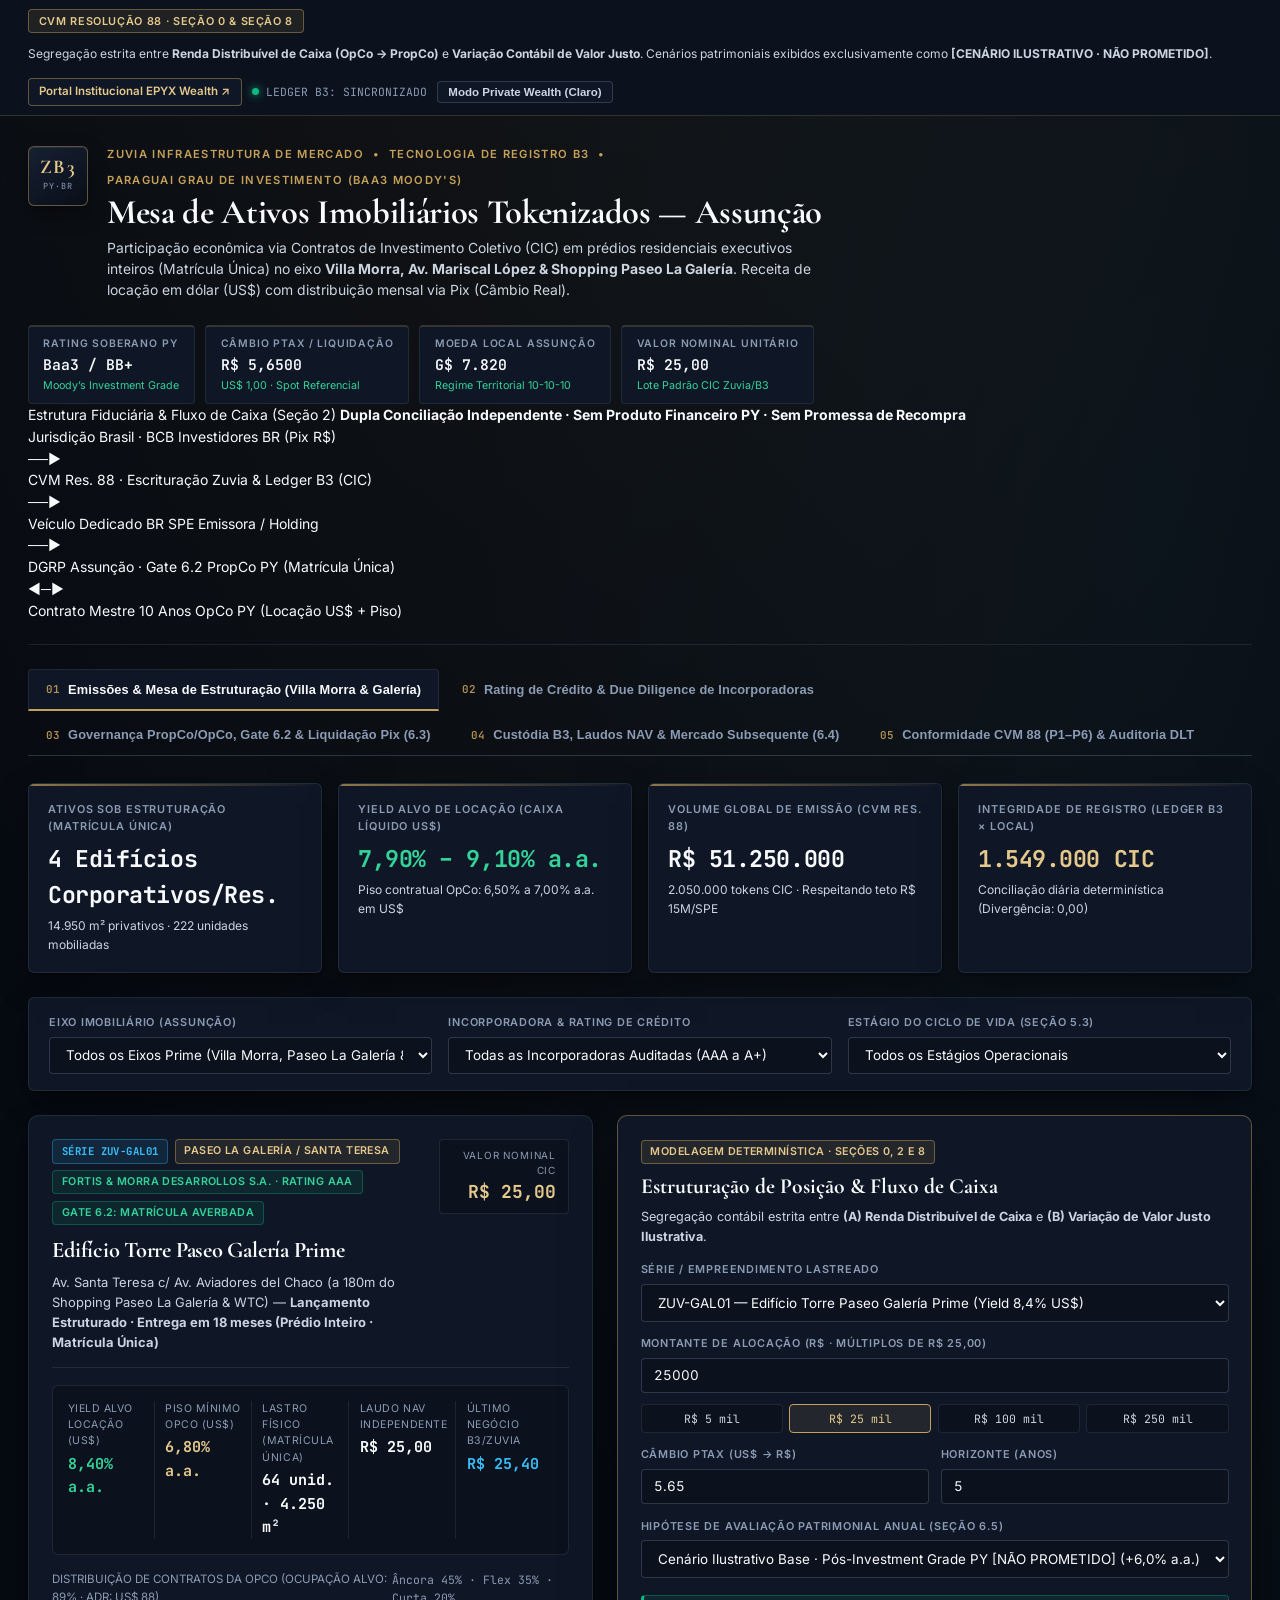
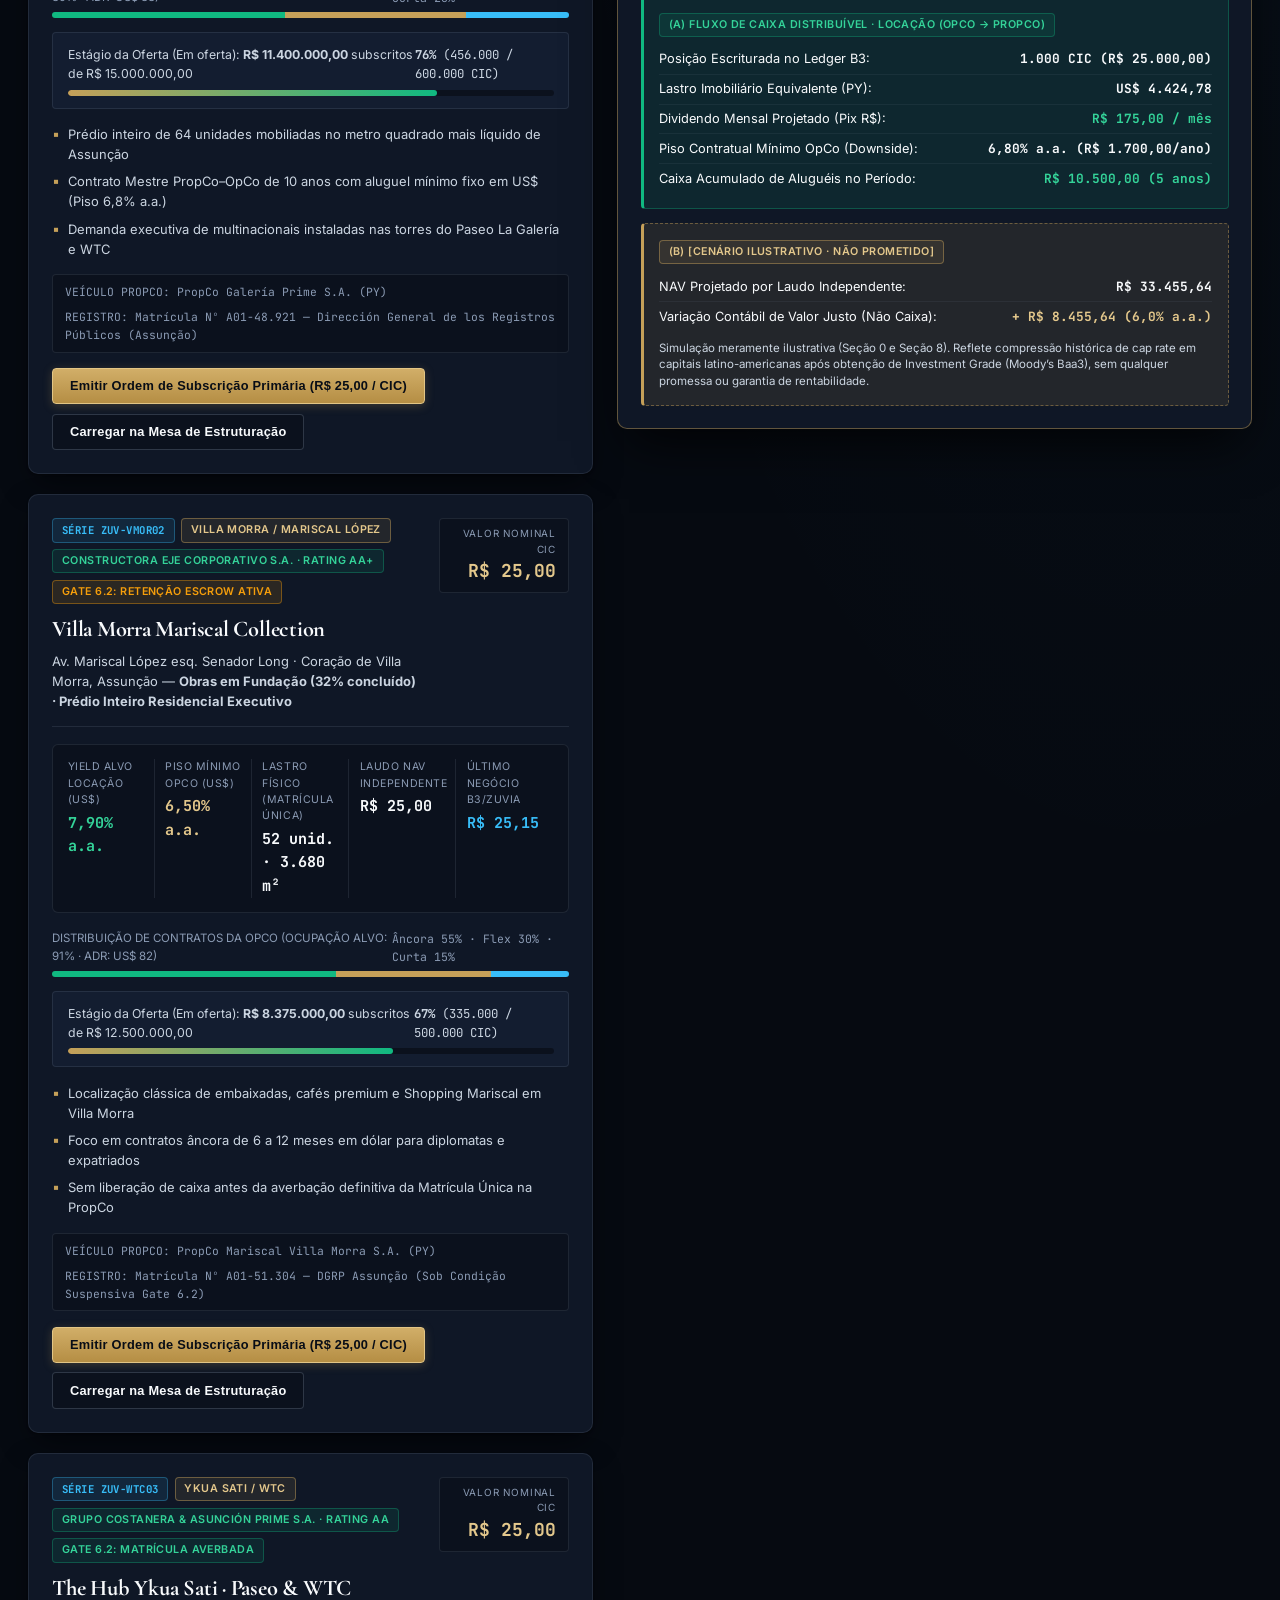
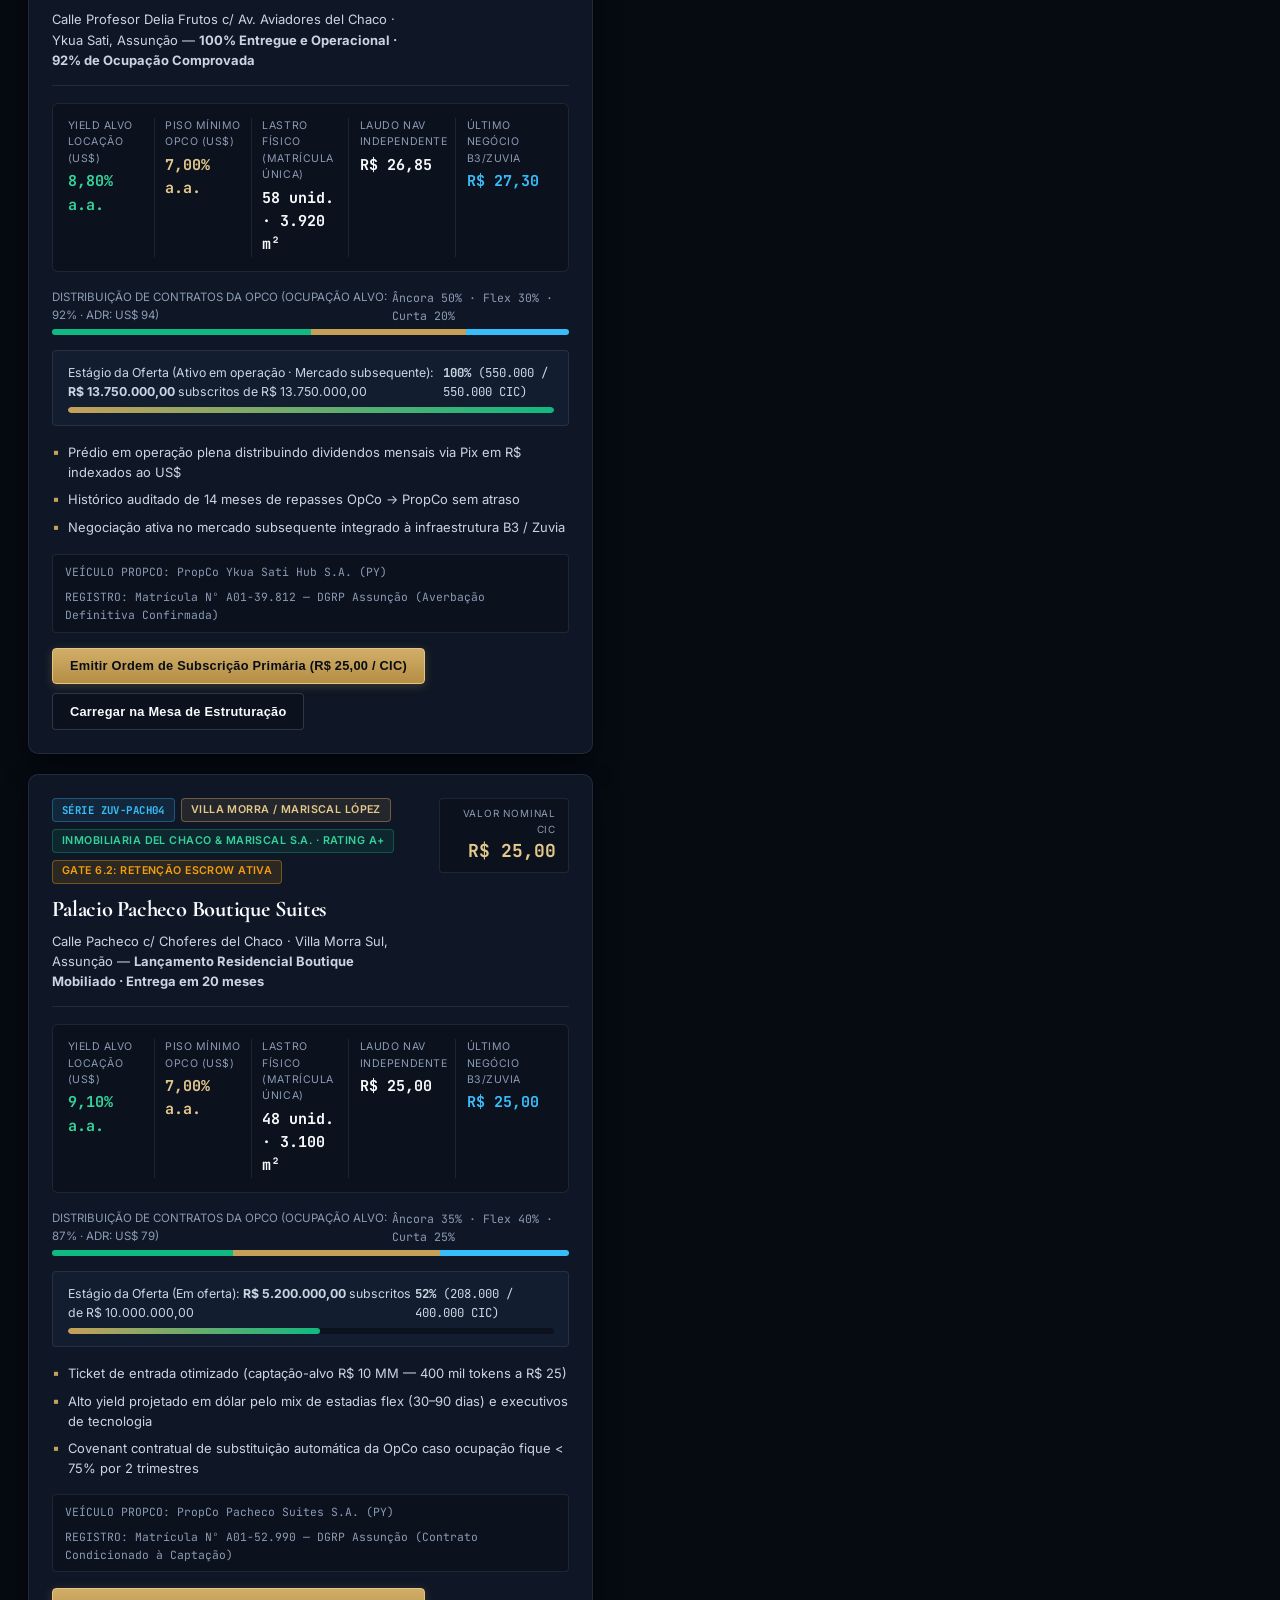
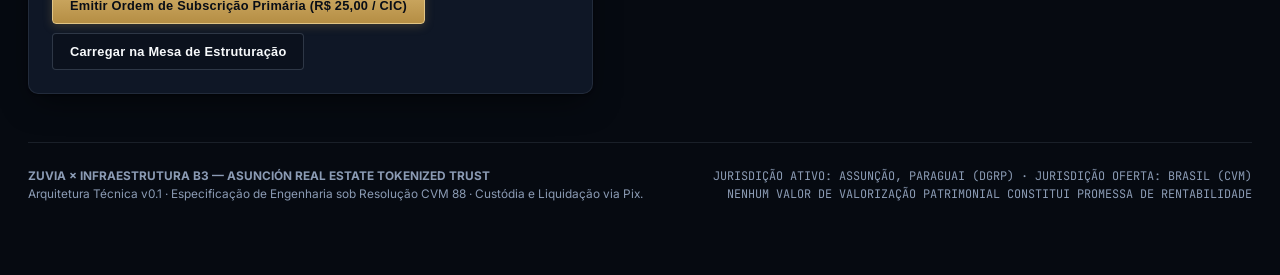
<file: index.html>
<!DOCTYPE html>
<html lang="pt-BR" data-theme="dark">
<head>
  <meta charset="UTF-8" />
  <meta name="viewport" content="width=device-width, initial-scale=1.0" />
  <title>Zuvia × B3 | Real Estate Private Trust — Assunção (Villa Morra &amp; Paseo La Galería)</title>
  <link rel="stylesheet" href="styles.css" />
</head>
<body>
  <!-- Barra Institucional de Governança e Sincronização Ledger B3 -->
  <div class="institutional-topbar" role="region" aria-label="Governança Regulatória CVM Resolução 88 e Sincronização B3">
    <div class="topbar-left">
      <span class="compliance-pill">CVM Resolução 88 · Seção 0 &amp; Seção 8</span>
      <span>
        Segregação estrita entre <strong>Renda Distribuível de Caixa (OpCo → PropCo)</strong> e <strong>Variação Contábil de Valor Justo</strong>. Cenários patrimoniais exibidos exclusivamente como <strong>[CENÁRIO ILUSTRATIVO · NÃO PROMETIDO]</strong>.
      </span>
    </div>
    <div class="topbar-right">
      <a href="https://epyxwealth.vercel.app" target="_blank" rel="noopener" class="theme-toggle-btn" style="text-decoration: none; color: var(--gold-light); border-color: var(--border-gold);">
        Portal Institucional EPYX Wealth ↗
      </a>
      <span class="status-indicator">
        <span class="led-dot" aria-hidden="true"></span>
        LEDGER B3: SINCRONIZADO
      </span>
      <button type="button" class="theme-toggle-btn" id="btnToggleTheme" aria-label="Alternar tema visual">
        <span id="themeToggleLabel">Modo Private Wealth (Claro)</span>
      </button>
    </div>
  </div>

  <div class="container">
    <!-- Cabeçalho Institucional Private Banking -->
    <header class="site-header">
      <div class="header-top">
        <div class="brand-group">
          <div class="brand-crest" aria-hidden="true">
            <span class="crest-code">ZB3</span>
            <span class="crest-sub">PY·BR</span>
          </div>
          <div class="brand-title">
            <div class="brand-eyebrow">
              <span>ZUVIA INFRAESTRUTURA DE MERCADO</span>
              <span>•</span>
              <span>TECNOLOGIA DE REGISTRO B3</span>
              <span>•</span>
              <span>PARAGUAI GRAU DE INVESTIMENTO (Baa3 MOODY'S)</span>
            </div>
            <h1>Mesa de Ativos Imobiliários Tokenizados — Assunção</h1>
            <p class="brand-subtitle">
              Participação econômica via Contratos de Investimento Coletivo (CIC) em prédios residenciais executivos inteiros (Matrícula Única) no eixo <strong>Villa Morra, Av. Mariscal López &amp; Shopping Paseo La Galería</strong>. Receita de locação em dólar (US$) com distribuição mensal via Pix (Câmbio Real).
            </p>
          </div>
        </div>

        <div class="header-tickers" aria-label="Indicadores Financeiros e Soberanos">
          <div class="ticker-pill">
            <span class="label">Rating Soberano PY</span>
            <span class="val">Baa3 / BB+</span>
            <span class="sub-val">Moody’s Investment Grade</span>
          </div>
          <div class="ticker-pill">
            <span class="label">Câmbio PTAX / Liquidação</span>
            <span class="val" id="headerCambioBrl">R$ 5,6500</span>
            <span class="sub-val">US$ 1,00 · Spot Referencial</span>
          </div>
          <div class="ticker-pill">
            <span class="label">Moeda Local Assunção</span>
            <span class="val">G$ 7.820</span>
            <span class="sub-val">Regime Territorial 10-10-10</span>
          </div>
          <div class="ticker-pill">
            <span class="label">Valor Nominal Unitário</span>
            <span class="val">R$ 25,00</span>
            <span class="sub-val">Lote Padrão CIC Zuvia/B3</span>
          </div>
        </div>
      </div>

      <!-- Arquitetura Jurídico-Operacional e Custódia Cross-Border (Seção 2) -->
      <div class="custody-architecture-bar" aria-label="Arquitetura Jurídico-Operacional Seção 2">
        <div class="custody-title-col">
          <span class="eyebrow">Estrutura Fiduciária &amp; Fluxo de Caixa (Seção 2)</span>
          <strong>Dupla Conciliação Independente · Sem Produto Financeiro PY · Sem Promessa de Recompra</strong>
        </div>
        <div class="arch-flow">
          <div class="arch-node">
            <span class="node-jur">Jurisdição Brasil · BCB</span>
            <span class="node-name">Investidores BR (Pix R$)</span>
          </div>
          <span class="arch-connector">──▶</span>
          <div class="arch-node">
            <span class="node-jur">CVM Res. 88 · Escrituração</span>
            <span class="node-name">Zuvia &amp; Ledger B3 (CIC)</span>
          </div>
          <span class="arch-connector">──▶</span>
          <div class="arch-node">
            <span class="node-jur">Veículo Dedicado BR</span>
            <span class="node-name">SPE Emissora / Holding</span>
          </div>
          <span class="arch-connector">──▶</span>
          <div class="arch-node">
            <span class="node-jur">DGRP Assunção · Gate 6.2</span>
            <span class="node-name">PropCo PY (Matrícula Única)</span>
          </div>
          <span class="arch-connector">◀─▶</span>
          <div class="arch-node">
            <span class="node-jur">Contrato Mestre 10 Anos</span>
            <span class="node-name">OpCo PY (Locação US$ + Piso)</span>
          </div>
        </div>
      </div>
    </header>

    <!-- Navegação Executiva de Módulos -->
    <nav class="nav-tabs" aria-label="Módulos do Sistema Institucional">
      <button type="button" class="tab-btn active" data-tab="tab-marketplace">
        <span class="tab-num">01</span> Emissões &amp; Mesa de Estruturação (Villa Morra &amp; Galería)
      </button>
      <button type="button" class="tab-btn" data-tab="tab-construtoras">
        <span class="tab-num">02</span> Rating de Crédito &amp; Due Diligence de Incorporadoras
      </button>
      <button type="button" class="tab-btn" data-tab="tab-propco-opco">
        <span class="tab-num">03</span> Governança PropCo/OpCo, Gate 6.2 &amp; Liquidação Pix (6.3)
      </button>
      <button type="button" class="tab-btn" data-tab="tab-carteira-b3">
        <span class="tab-num">04</span> Custódia B3, Laudos NAV &amp; Mercado Subsequente (6.4)
      </button>
      <button type="button" class="tab-btn" data-tab="tab-governanca">
        <span class="tab-num">05</span> Conformidade CVM 88 (P1–P6) &amp; Auditoria DLT
      </button>
    </nav>

    <!-- MÓDULO 01: MARKETPLACE VILLA MORRA & PASEO LA GALERÍA + SIMULADOR -->
    <section id="tab-marketplace" class="tab-panel active" aria-label="Emissões Primárias e Simulador Patrimonial">
      <div class="kpi-grid">
        <div class="kpi-card">
          <div class="kpi-label">Ativos Sob Estruturação (Matrícula Única)</div>
          <div class="kpi-value">4 Edifícios Corporativos/Res.</div>
          <div class="kpi-sub">14.950 m² privativos · 222 unidades mobiliadas</div>
        </div>
        <div class="kpi-card">
          <div class="kpi-label">Yield Alvo de Locação (Caixa Líquido US$)</div>
          <div class="kpi-value" style="color: var(--emerald-light);">7,90% – 9,10% a.a.</div>
          <div class="kpi-sub">Piso contratual OpCo: 6,50% a 7,00% a.a. em US$</div>
        </div>
        <div class="kpi-card">
          <div class="kpi-label">Volume Global de Emissão (CVM Res. 88)</div>
          <div class="kpi-value">R$ 51.250.000</div>
          <div class="kpi-sub">2.050.000 tokens CIC · Respeitando teto R$ 15M/SPE</div>
        </div>
        <div class="kpi-card">
          <div class="kpi-label">Integridade de Registro (Ledger B3 × Local)</div>
          <div class="kpi-value" style="color: var(--gold-light);">1.549.000 CIC</div>
          <div class="kpi-sub">Conciliação diária determinística (Divergência: 0,00)</div>
        </div>
      </div>

      <!-- Filtros Institucionais -->
      <div class="filter-bar">
        <div class="filter-group">
          <label for="filterZona">Eixo Imobiliário (Assunção)</label>
          <select id="filterZona">
            <option value="TODAS">Todos os Eixos Prime (Villa Morra, Paseo La Galería &amp; WTC)</option>
            <option value="Paseo La Galería / Santa Teresa">Eixo Shopping Paseo La Galería / Av. Santa Teresa</option>
            <option value="Villa Morra / Mariscal López">Villa Morra / Av. Mariscal López</option>
            <option value="Ykua Sati / WTC">Ykua Sati / WTC Asunción</option>
          </select>
        </div>

        <div class="filter-group">
          <label for="filterConstrutora">Incorporadora &amp; Rating de Crédito</label>
          <select id="filterConstrutora">
            <option value="TODAS">Todas as Incorporadoras Auditadas (AAA a A+)</option>
            <option value="CONST-FORTIS">Fortis &amp; Morra Desarrollos S.A. (Rating AAA · PwC)</option>
            <option value="CONST-EJE">Constructora Eje Corporativo S.A. (Rating AA+ · Deloitte)</option>
            <option value="CONST-COSTANERA">Grupo Costanera &amp; Asunción Prime (Rating AA · EY)</option>
            <option value="CONST-CHACO">Inmobiliaria del Chaco &amp; Mariscal S.A. (Rating A+ · Grant Thornton)</option>
          </select>
        </div>

        <div class="filter-group">
          <label for="filterStatus">Estágio do Ciclo de Vida (Seção 5.3)</label>
          <select id="filterStatus">
            <option value="TODOS">Todos os Estágios Operacionais</option>
            <option value="Em oferta">Oferta Pública Primária Zuvia (R$ 25,00 / CIC)</option>
            <option value="Ativo em operação · Mercado subsequente">Ativo Operacional · Negociação Subsequente B3</option>
          </select>
        </div>
      </div>

      <div class="marketplace-layout">
        <!-- Dossiês dos Ativos -->
        <div id="assetCardsContainer" class="cards-grid"></div>

        <!-- Mesa de Simulação de Fluxo de Caixa (Seções 0, 2 e 8) -->
        <aside class="simulator-panel" aria-label="Calculadora Institucional de Renda e Cenário Ilustrativo">
          <span class="badge badge-gold">MODELAGEM DETERMINÍSTICA · SEÇÕES 0, 2 E 8</span>
          <h3>Estruturação de Posição &amp; Fluxo de Caixa</h3>
          <p style="font-size: 0.79rem; color: var(--text-secondary);">
            Segregação contábil estrita entre <strong>(A) Renda Distribuível de Caixa</strong> e <strong>(B) Variação de Valor Justo Ilustrativa</strong>.
          </p>

          <div class="sim-form">
            <div class="filter-group">
              <label for="simAtivoSelect">Série / Empreendimento Lastreado</label>
              <select id="simAtivoSelect"></select>
            </div>

            <div class="filter-group">
              <label for="simValorBrl">Montante de Alocação (R$ · Múltiplos de R$ 25,00)</label>
              <input type="number" id="simValorBrl" value="25000" min="25" step="250" class="mono" />
              <div class="tranche-buttons" aria-label="Seleção rápida de aporte">
                <button type="button" class="tranche-btn" data-val="5000">R$ 5 mil</button>
                <button type="button" class="tranche-btn active" data-val="25000">R$ 25 mil</button>
                <button type="button" class="tranche-btn" data-val="100000">R$ 100 mil</button>
                <button type="button" class="tranche-btn" data-val="250000">R$ 250 mil</button>
              </div>
            </div>

            <div style="display: grid; grid-template-columns: 1fr 1fr; gap: 0.75rem;">
              <div class="filter-group">
                <label for="simCambioBrl">Câmbio PTAX (US$ → R$)</label>
                <input type="number" id="simCambioBrl" value="5.65" min="3.50" max="10.00" step="0.05" class="mono" />
              </div>
              <div class="filter-group">
                <label for="simAnos">Horizonte (Anos)</label>
                <input type="number" id="simAnos" value="5" min="1" max="15" step="1" class="mono" />
              </div>
            </div>

            <div class="filter-group">
              <label for="simCenarioSelect">Hipótese de Avaliação Patrimonial Anual (Seção 6.5)</label>
              <select id="simCenarioSelect"></select>
            </div>
          </div>

          <!-- BLOCO A: RENDA DISTRIBUÍVEL DE CAIXA (SEÇÃO 2 e 6.3) -->
          <div class="sim-box-cash">
            <div class="badge badge-rating" style="margin-bottom: 0.5rem;">
              (A) FLUXO DE CAIXA DISTRIBUÍVEL · LOCAÇÃO (OpCo → PropCo)
            </div>
            <div class="sim-row">
              <span>Posição Escriturada no Ledger B3:</span>
              <strong id="simOutTokens">1.000 CIC</strong>
            </div>
            <div class="sim-row">
              <span>Lastro Imobiliário Equivalente (PY):</span>
              <strong id="simOutCapitalUsd">US$ 4.424,78</strong>
            </div>
            <div class="sim-row">
              <span>Dividendo Mensal Projetado (Pix R$):</span>
              <strong id="simOutRendaMensal" style="color: var(--emerald-light);">R$ 175,00 / mês</strong>
            </div>
            <div class="sim-row">
              <span>Piso Contratual Mínimo OpCo (Downside):</span>
              <strong id="simOutPisoAnual">6,8% a.a. (R$ 1.700,00/ano)</strong>
            </div>
            <div class="sim-row">
              <span>Caixa Acumulado de Aluguéis no Período:</span>
              <strong id="simOutRendaTotalHorizonte" style="color: var(--emerald-light);">R$ 10.500,00</strong>
            </div>
          </div>

          <!-- BLOCO B: VARIAÇÃO CONTÁBIL DE VALOR JUSTO (SEÇÃO 0, 2 e 8) -->
          <div class="sim-box-valuation">
            <div class="badge badge-gold" style="margin-bottom: 0.5rem;">
              (B) [CENÁRIO ILUSTRATIVO · NÃO PROMETIDO]
            </div>
            <div class="sim-row">
              <span>NAV Projetado por Laudo Independente:</span>
              <strong id="simOutPatrimonioFinal">R$ 33.455,64</strong>
            </div>
            <div class="sim-row">
              <span>Variação Contábil de Valor Justo (Não Caixa):</span>
              <strong id="simOutGanhoCapital" style="color: var(--gold-light);">+ R$ 8.455,64</strong>
            </div>
            <p id="simOutAvisoCenario" style="font-size: 0.72rem; color: var(--text-secondary); margin-top: 0.55rem; line-height: 1.45;"></p>
          </div>
        </aside>
      </div>
    </section>

    <!-- MÓDULO 02: CONSTRUTORAS, OBRAS DE REFERÊNCIA E RATING DE CRÉDITO/RISCO -->
    <section id="tab-construtoras" class="tab-panel" aria-label="Relatório de Crédito e Due Diligence de Incorporadoras">
      <div class="section-card">
        <h2>Comitê de Crédito &amp; Due Diligence Técnica — Incorporadoras Homologadas em Assunção</h2>
        <p class="section-desc">
          Análise institucional de solvência, alavancagem (Dívida Líquida/PL), histórico de entregas no eixo Villa Morra / Santa Teresa e estrutura de Fideicomiso Bancário (Escrow). Conforme Seção 1 da especificação técnica, <strong>nenhuma construtora oferece garantia de recompra</strong>; a segurança estrutural reside na titularidade da Matrícula Única pela PropCo PY (Gate 6.2) e no Contrato Mestre de Locação com a OpCo PY.
        </p>
        <div id="buildersContainer" class="builders-grid"></div>
      </div>
    </section>

    <!-- MÓDULO 03: ESTRUTURA PROPCO/OPCO, GATE DE MATRÍCULA 6.2 E DISTRIBUIÇÃO PIX 6.3 -->
    <section id="tab-propco-opco" class="tab-panel" aria-label="Governança Fiduciária PropCo OpCo e Gates Operacionais">
      <div class="gate-grid">
        <!-- Gate 6.2: Aquisição do Imóvel e Registro da Matrícula -->
        <div class="section-card">
          <span class="badge badge-gold">SEÇÃO 6.2 &amp; SEÇÃO 8 · TRAVA FIDUCIÁRIA DE DESEMBOLSO</span>
          <h2 style="margin-top: 0.4rem;">Gate 6.2 — Controle de Desembolso BR → PropCo PY</h2>
          <p class="section-desc">
            Diretriz de Engenharia: <strong>Proibida inversão de fluxo</strong>. O motor financeiro bloqueia qualquer remessa internacional da conta segregada da oferta enquanto a Certidão de Matrícula Única emitida pela <em>Dirección General de los Registros Públicos (Assunção)</em> em nome da PropCo PY não estiver averbada e auditada.
          </p>

          <div class="filter-group" style="margin-bottom: 1rem;">
            <label for="gate62AtivoSelect">Selecionar Série para Auditoria do Gate 6.2</label>
            <select id="gate62AtivoSelect"></select>
          </div>

          <div id="gate62StatusBox" class="gate-card"></div>

          <div style="margin-top: 1.1rem; display: flex; flex-wrap: wrap; gap: 0.65rem;">
            <button type="button" class="btn btn-secondary" id="btnAnexarCertidaoGate62">
              Registrar Averbação de Escritura DGRP (Assunção)
            </button>
            <button type="button" class="btn btn-primary" id="btnTestarDesembolsoGate62">
              Submeter Ordem de Remessa Cambial BR → PropCo PY
            </button>
          </div>
          <div id="gate62Feedback"></div>
        </div>

        <!-- Gate 6.3: Operação OpCo e Aprovação em Dupla para Pix -->
        <div class="section-card">
          <span class="badge badge-rating">SEÇÃO 6.3 &amp; SEÇÃO 9 · ALÇADA DUPLA OBRIGATÓRIA</span>
          <h2 style="margin-top: 0.4rem;">Fluxo 6.3 — Fechamento OpCo &amp; Liquidação Pix de Dividendos</h2>
          <p class="section-desc">
            Conciliação do aluguel mínimo fixo + variável pago pela OpCo PY à PropCo PY, retenção de tributos territoriais paraguaios e exigência de dupla assinatura eletrônica (Diretoria Financeira + Compliance) antes da instrução de pagamento Pix via Zuvia.
          </p>

          <div id="opcoResumoBox" class="gate-card" style="margin-bottom: 1rem;"></div>

          <div style="display: flex; flex-direction: column; gap: 0.65rem; margin-bottom: 1.1rem; padding: 0.85rem; background: var(--bg-surface); border: 1px solid var(--border-hairline); border-radius: var(--radius-xs);">
            <label style="display: flex; align-items: center; gap: 0.6rem; font-size: 0.82rem; cursor: pointer;">
              <input type="checkbox" id="chkAprovFinanceiro" />
              <span><strong>1ª Assinatura — Diretoria Financeira:</strong> Fechamento de câmbio US$ → R$ (PTAX R$ 5,6500) e extrato bancário da PropCo PY conciliados.</span>
            </label>
            <label style="display: flex; align-items: center; gap: 0.6rem; font-size: 0.82rem; cursor: pointer;">
              <input type="checkbox" id="chkAprovCompliance" />
              <span><strong>2ª Assinatura — Compliance &amp; Risco:</strong> Snapshot de titularidade validado contra o Ledger B3 e obrigações fiscais verificadas.</span>
            </label>
          </div>

          <button type="button" class="btn btn-primary" id="btnExecutarDistribuicaoPix">
            Autorizar &amp; Liquidar Lote de Dividendos via Pix (Zuvia / B3)
          </button>
          <div id="gate63Feedback"></div>
        </div>
      </div>

      <!-- Tabela Detalhada dos 3 Canais da OpCo -->
      <div class="section-card">
        <h2>Demonstrativo Operacional da OpCo por Canal de Locação (Competência Outubro/2026 · ZUV-WTC03)</h2>
        <p class="section-desc">
          Monitoramento contínuo do Contrato de Locação Mestre PropCo–OpCo (entidades <code>ReceitaMensal</code> e <code>FluxoPropCo</code> da Seção 4). Inclui cláusula de <em>step-in right</em> (substituição da OpCo) caso a ocupação consolidada permaneça inferior a 75% por 2 trimestres consecutivos.
        </p>
        <div class="table-wrap">
          <table>
            <thead>
              <tr>
                <th>Canal de Locação Mobiliada</th>
                <th>Unidades Alocadas</th>
                <th>Taxa de Ocupação</th>
                <th>Receita Bruta (US$)</th>
                <th>OpEx Operacional (US$)</th>
                <th>Perfil de Locatários (Eixo Villa Morra / WTC)</th>
              </tr>
            </thead>
            <tbody id="opcoChannelsTableBody"></tbody>
          </table>
        </div>
      </div>
    </section>

    <!-- MÓDULO 04: CARTEIRA DO INVESTIDOR, LAUDOS NAV & MERCADO SUBSEQUENTE B3/ZUVIA -->
    <section id="tab-carteira-b3" class="tab-panel" aria-label="Custódia B3, Laudos Independentes e Mercado Subsequente">
      <div class="section-card">
        <div style="display: flex; flex-wrap: wrap; justify-content: space-between; align-items: flex-start; gap: 1rem; margin-bottom: 1.1rem;">
          <div>
            <h2>Posição Consolidada sob Custódia (Espelho do Ledger B3) &amp; Distinção NAV × Preço (Seção 6.4)</h2>
            <p class="section-desc" style="margin-bottom: 0;">
              Em conformidade com a Seção 6.4: este sistema não forma preço; apresenta em colunas segregadas o <strong>Valor Patrimonial por Token (Laudo NAV Independente)</strong> e o <strong>Último Preço Negociado no Ambiente B3/Zuvia</strong>.
            </p>
          </div>
          <span class="badge badge-warning">AVISO REGULATÓRIO: LIQUIDEZ SECUNDÁRIA NÃO É GARANTIDA</span>
        </div>

        <div class="table-wrap">
          <table>
            <thead>
              <tr>
                <th>Código CIC</th>
                <th>Ativo Lastreado (Assunção)</th>
                <th>Posição Custodiada</th>
                <th>Preço Médio</th>
                <th>Valor Patrimonial (Laudo NAV)</th>
                <th>Último Negócio (Ambiente B3/Zuvia)</th>
                <th>Provento Caixa Estimado (Pix/mês)</th>
                <th>Chave de Registro Ledger B3</th>
              </tr>
            </thead>
            <tbody id="portfolioTableBody"></tbody>
          </table>
        </div>
      </div>

      <div class="gate-grid">
        <div class="section-card">
          <h2>Livro de Ofertas — Ambiente de Negociação Subsequente B3 / Zuvia</h2>
          <p class="section-desc">
            Negociação restrita a investidores qualificados/aptos com KYC ativo na Zuvia e liquidação D+0 via Pix.
          </p>
          <div class="table-wrap">
            <table>
              <thead>
                <tr>
                  <th>Natureza</th>
                  <th>Série CIC</th>
                  <th>Quantidade</th>
                  <th>Cotação (R$)</th>
                  <th>Ambiente de Liquidação</th>
                </tr>
              </thead>
              <tbody id="orderBookTableBody"></tbody>
            </table>
          </div>
        </div>

        <div class="section-card">
          <h2>Laudos Anuais de Avaliação Independente &amp; Assinatura SHA-256 (Seção 6.5)</h2>
          <p class="section-desc">
            Registros imutáveis de valor justo (<em>Fair Value</em>) emitidos por avaliadores internacionais. Variações patrimoniais não transitam pelo caixa distribuível mensal.
          </p>
          <div id="laudosContainer" style="display: flex; flex-direction: column; gap: 0.75rem;"></div>
        </div>
      </div>
    </section>

    <!-- MÓDULO 05: GOVERNANÇA CVM 88, CHECKLIST P1-P6 E CONCILIAÇÃO DIÁRIA B3 -->
    <section id="tab-governanca" class="tab-panel" aria-label="Governança Jurídica P1 a P6 e Conciliação DLT">
      <div class="section-card">
        <h2>Matriz de Condições Precedentes &amp; Governança Regulatória — Pontos P1 a P6 (Seção 0)</h2>
        <p class="section-desc">
          Controle de engenharia e compliance jurídico pré-emissão para validação junto aos assessores legais (Brasil e Paraguai), Zuvia e B3, conforme documentado em <a href="ESPECIFICACAO_IMOBILIARIO_ZUVIA.md" style="color: var(--gold-light);">ESPECIFICACAO_IMOBILIARIO_ZUVIA.md</a>.
        </p>
        <div class="table-wrap">
          <table>
            <thead>
              <tr>
                <th>Item</th>
                <th>Matéria Regulatória / Estrutural</th>
                <th>Relevância Crítica</th>
                <th>Alçada Responsável</th>
                <th>Trava de Engenharia Implementada</th>
              </tr>
            </thead>
            <tbody id="p1p6TableBody"></tbody>
          </table>
        </div>
      </div>

      <div class="gate-grid">
        <div class="section-card">
          <div style="display: flex; justify-content: space-between; align-items: center; gap: 0.75rem; margin-bottom: 0.75rem;">
            <h2>Conciliação Diária Automatizada: Base Local × Ledger B3 (Seção 9)</h2>
            <button type="button" class="btn btn-secondary" id="btnRodarConciliacaoB3">
              Executar Reconciliação DLT
            </button>
          </div>
          <p class="section-desc">
            A infraestrutura B3/Zuvia constitui a fonte primária da verdade para titularidade dos tokens. Divergências acionam bloqueio automático de pagamento.
          </p>
          <div class="table-wrap">
            <table>
              <thead>
                <tr>
                  <th>Série CIC</th>
                  <th>Espelho Local</th>
                  <th>Registro B3</th>
                  <th>Delta</th>
                  <th>Status de Auditoria</th>
                </tr>
              </thead>
              <tbody id="reconciliationTableBody"></tbody>
            </table>
          </div>
        </div>

        <div class="section-card">
          <h2>Trilha de Auditoria Imutável (<code>EventoAuditoria</code> · Seções 4 e 9)</h2>
          <p class="section-desc">
            Registro cronológico assinado de eventos de subscrição, averbação de matrícula, conciliação de custódia e distribuição de caixa.
          </p>
          <div id="auditLogContainer" style="display: flex; flex-direction: column; gap: 0.65rem;"></div>
        </div>
      </div>
    </section>

    <footer class="institutional-footer">
      <div>
        <strong>ZUVIA × INFRAESTRUTURA B3 — ASUNCIÓN REAL ESTATE TOKENIZED TRUST</strong><br />
        Arquitetura Técnica v0.1 · Especificação de Engenharia sob Resolução CVM 88 · Custódia e Liquidação via Pix.
      </div>
      <div class="mono" style="text-align: right;">
        JURISDIÇÃO ATIVO: ASSUNÇÃO, PARAGUAI (DGRP) · JURISDIÇÃO OFERTA: BRASIL (CVM)<br />
        NENHUM VALOR DE VALORIZAÇÃO PATRIMONIAL CONSTITUI PROMESSA DE RENTABILIDADE
      </div>
    </footer>
  </div>

  <!-- BOLETA INSTITUCIONAL DE SUBSCRIÇÃO PRIMÁRIA (<dialog closedby="any">) -->
  <dialog id="subscribeDialog" closedby="any" aria-labelledby="dialogSubscribeTitle">
    <div class="dialog-inner">
      <div class="dialog-header">
        <div>
          <span class="badge badge-gold" id="modalAssetTicker">ZUV-GAL01</span>
          <h3 id="dialogSubscribeTitle" style="font-family: var(--font-serif); font-size: 1.4rem; margin-top: 0.35rem;">
            Boleta de Subscrição Primária — Oferta Regulada CVM 88
          </h3>
        </div>
        <button type="button" class="close-btn" id="btnCloseDialog" aria-label="Fechar boleta">ESC ✕</button>
      </div>

      <p id="modalAssetSubtitle" style="font-size: 0.82rem; color: var(--text-secondary); margin-bottom: 1rem;"></p>

      <form id="subscribeForm" method="dialog" style="display: flex; flex-direction: column; gap: 0.95rem;">
        <div class="filter-group">
          <label for="modalQtdTokens">Quantidade de Tokens CIC (Valor Nominal Unitário: R$ 25,00)</label>
          <input type="number" id="modalQtdTokens" value="400" min="1" max="50000" step="10" class="mono" required />
        </div>

        <div class="sim-box-cash" style="margin-top: 0;">
          <div class="sim-row">
            <span>Volume Financeiro da Ordem (Liquidação Pix):</span>
            <strong id="modalTotalBrl">R$ 10.000,00</strong>
          </div>
          <div class="sim-row">
            <span>Exposição Patrimonial Equivalente na PropCo PY:</span>
            <strong id="modalTotalUsd">US$ 1.769,91</strong>
          </div>
          <div class="sim-row">
            <span>Dividendo Mensal Projetado (Caixa US$ → Pix R$):</span>
            <strong id="modalRendaMensalBrl" style="color: var(--emerald-light);">R$ 70,00 / mês</strong>
          </div>
          <div class="sim-row">
            <span>Proteção Contratual Mínima (Piso OpCo PY):</span>
            <strong id="modalPisoOpCo">6,8% a.a. em US$</strong>
          </div>
        </div>

        <label style="display: flex; align-items: flex-start; gap: 0.6rem; font-size: 0.77rem; color: var(--text-secondary); cursor: pointer; line-height: 1.45;">
          <input type="checkbox" id="modalTermoRisco" required style="margin-top: 0.2rem;" />
          <span>
            <strong>Termo de Ciência de Risco e Conformidade (CVM Res. 88):</strong> Declaro ciência de que a subscrição refere-se a Contrato de Investimento Coletivo (CIC) distribuído pela Zuvia e escriturado na infraestrutura B3, sem garantia de recompra por construtora ou terceiro, sem garantia de liquidez no mercado subsequente e com segregação estrita entre renda de locação e cenários ilustrativos de avaliação.
          </span>
        </label>

        <div style="display: flex; justify-content: flex-end; gap: 0.65rem; margin-top: 0.4rem;">
          <button type="button" class="btn btn-secondary" id="btnCancelModal">Cancelar Ordem</button>
          <button type="submit" class="btn btn-primary">Assinar &amp; Liquidar Ordem via Pix (R$)</button>
        </div>
      </form>
    </div>
  </dialog>

  <script src="real-estate.js"></script>
  <script src="app.js"></script>
</body>
</html>
</file>
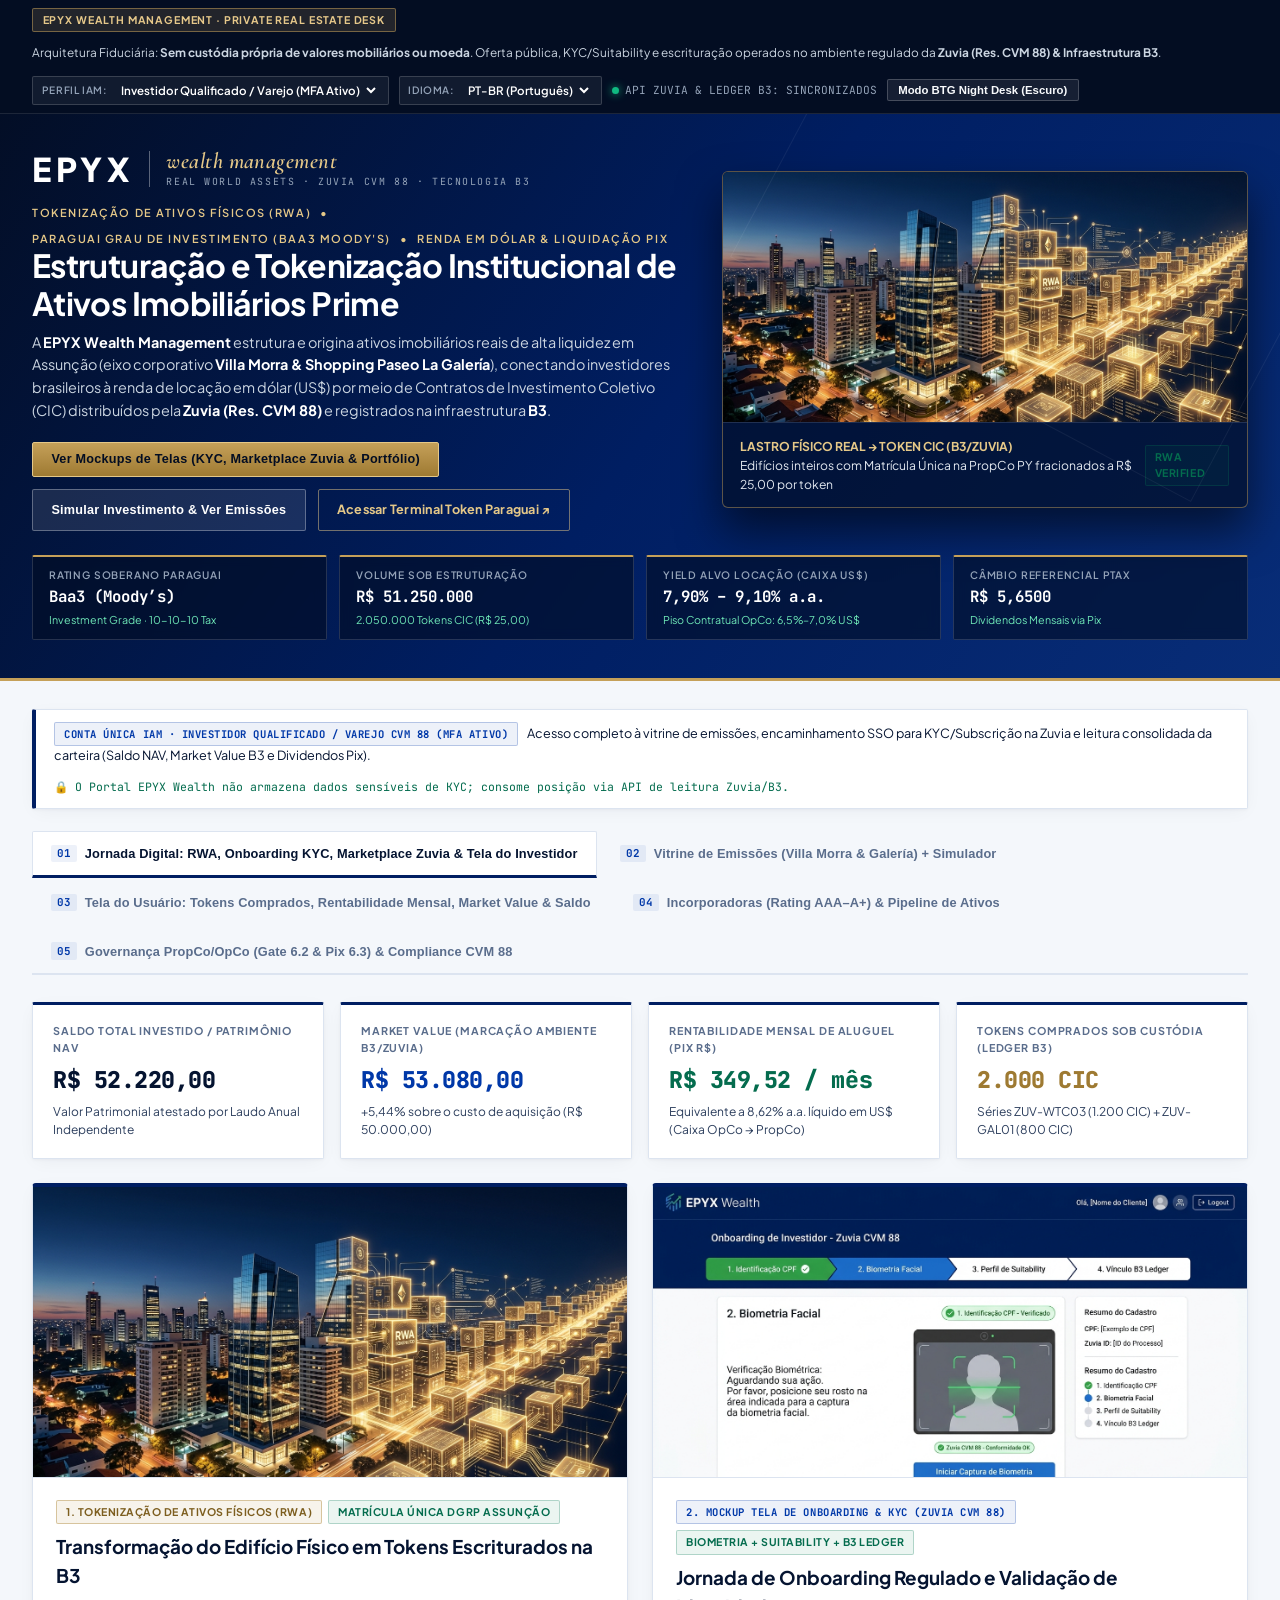
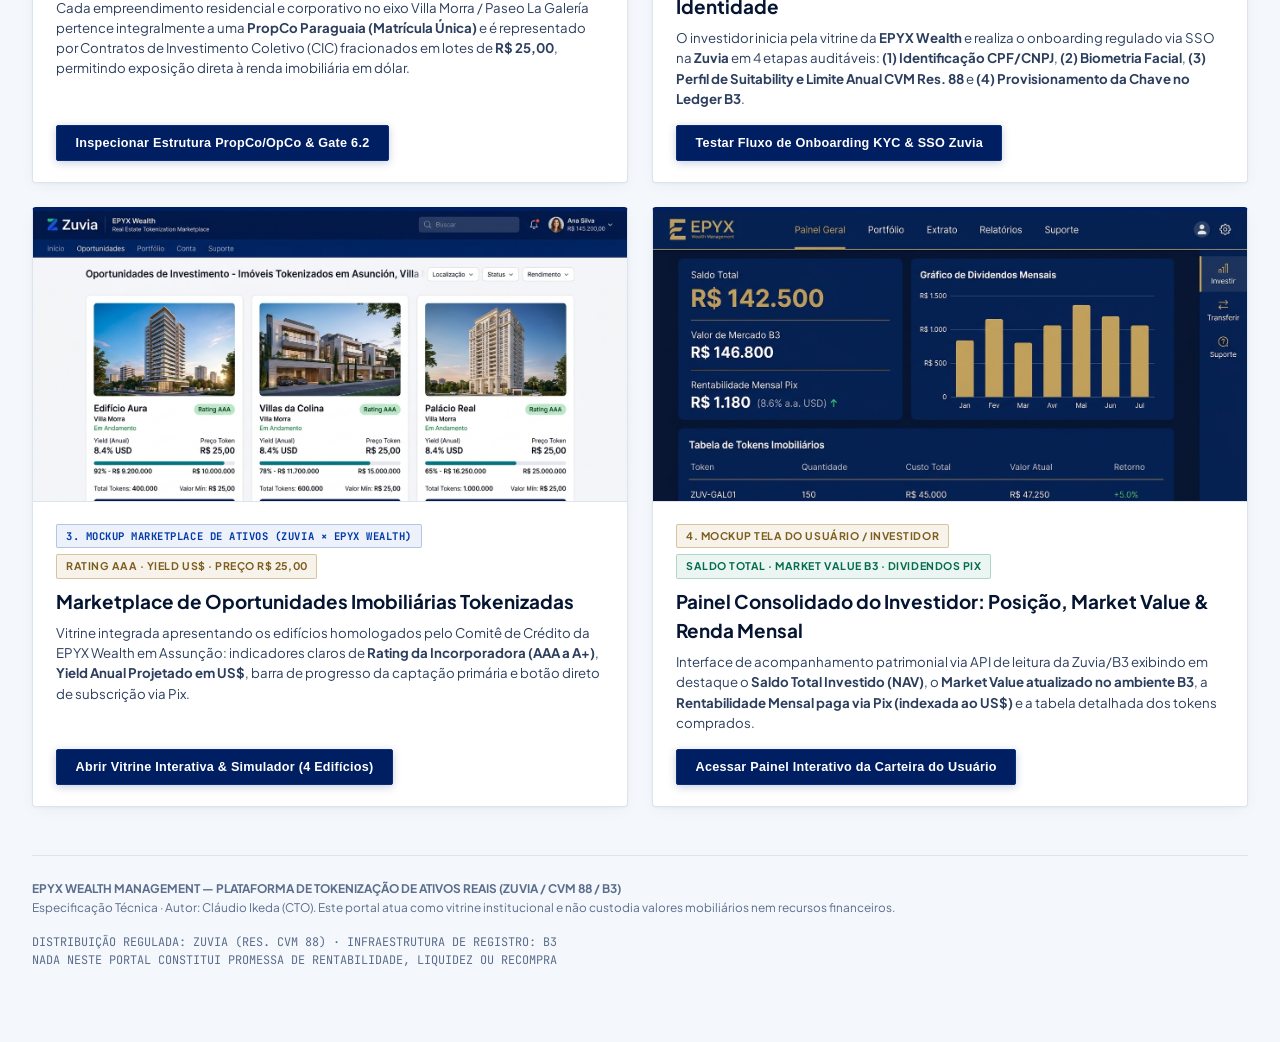
<file: epyx-wealth/index.html>
<!DOCTYPE html>
<html lang="pt-BR" data-theme="light">
<head>
  <meta charset="UTF-8" />
  <meta name="viewport" content="width=device-width, initial-scale=1.0" />
  <title>EPYX Wealth Management | Plataforma Institucional de Tokenização de Ativos Reais (Zuvia &amp; B3)</title>
  <link rel="stylesheet" href="styles.css" />
</head>
<body>
  <!-- 1. Barra Superior Private Client (Padrão BTG Wealth Management) -->
  <div class="institutional-topbar" role="region" aria-label="Governança EPYX Wealth, Conta Única IAM e Idioma">
    <div class="topbar-left">
      <span class="compliance-pill">EPYX WEALTH MANAGEMENT · PRIVATE REAL ESTATE DESK</span>
      <span id="i18nTopRule">
        Arquitetura Fiduciária: <strong>Sem custódia própria de valores mobiliários ou moeda</strong>. Oferta pública, KYC/Suitability e escrituração operados no ambiente regulado da <strong>Zuvia (Res. CVM 88) &amp; Infraestrutura B3</strong>.
      </span>
    </div>

    <div class="topbar-right">
      <div class="iam-control">
        <label for="iamRoleSelect">Perfil IAM:</label>
        <select id="iamRoleSelect" class="iam-select" aria-label="Selecionar perfil de acesso RBAC">
          <option value="INVESTIDOR">Investidor Qualificado / Varejo (MFA Ativo)</option>
          <option value="COMPLIANCE">Compliance Jurídico &amp; Comitê EPYX</option>
          <option value="VISITANTE">Visitante Institucional</option>
        </select>
      </div>

      <div class="iam-control">
        <label for="iamLangSelect">Idioma:</label>
        <select id="iamLangSelect" class="iam-select" aria-label="Selecionar idioma PT ou ES">
          <option value="PT">PT-BR (Português)</option>
          <option value="ES">ES-PY (Español)</option>
        </select>
      </div>

      <span class="status-indicator">
        <span class="led-dot" aria-hidden="true"></span>
        API ZUVIA &amp; LEDGER B3: SINCRONIZADOS
      </span>

      <button type="button" class="theme-toggle-btn" id="btnToggleTheme" aria-label="Alternar tema visual">
        <span id="themeToggleLabel">Modo BTG Night Desk (Escuro)</span>
      </button>
    </div>
  </div>

  <!-- 2. Hero Institucional Navy Padrão BTG Capital / Wealth Management -->
  <header class="btg-hero-wrapper">
    <div class="container">
      <div class="hero-split-grid">
        <div class="brand-group">
          <div class="btg-brand-lockup" aria-label="EPYX Wealth Management">
            <div class="btg-logo-mark">
              <span class="epyx-word">EPYX</span>
            </div>
            <div class="btg-logo-divider" aria-hidden="true"></div>
            <div class="btg-logo-division">
              <span class="wealth-word">wealth management</span>
              <span class="desk-word">REAL WORLD ASSETS · ZUVIA CVM 88 · TECNOLOGIA B3</span>
            </div>
          </div>

          <div class="brand-title">
            <div class="brand-eyebrow">
              <span>TOKENIZAÇÃO DE ATIVOS FÍSICOS (RWA)</span>
              <span>•</span>
              <span>PARAGUAI GRAU DE INVESTIMENTO (Baa3 MOODY'S)</span>
              <span>•</span>
              <span>RENDA EM DÓLAR &amp; LIQUIDAÇÃO PIX</span>
            </div>
            <h1 id="i18nHeroTitle">Estruturação e Tokenização Institucional de Ativos Imobiliários Prime</h1>
            <p class="brand-subtitle" id="i18nHeroSubtitle">
              A <strong>EPYX Wealth Management</strong> estrutura e origina ativos imobiliários reais de alta liquidez em Assunção (eixo corporativo <strong>Villa Morra &amp; Shopping Paseo La Galería</strong>), conectando investidores brasileiros à renda de locação em dólar (US$) por meio de Contratos de Investimento Coletivo (CIC) distribuídos pela <strong>Zuvia (Res. CVM 88)</strong> e registrados na infraestrutura <strong>B3</strong>.
            </p>
          </div>

          <div style="display: flex; flex-wrap: wrap; gap: 0.75rem; margin-top: 0.35rem;">
            <button type="button" class="btn btn-gold" data-jump-tab="tab-showcase">
              Ver Mockups de Telas (KYC, Marketplace Zuvia &amp; Portfólio)
            </button>
            <button type="button" class="btn btn-secondary" data-jump-tab="tab-marketplace" style="background: rgba(255,255,255,0.1); color: #fff; border-color: rgba(255,255,255,0.3);">
              Simular Investimento &amp; Ver Emissões
            </button>
            <a href="https://tokenparaguai.vercel.app" target="_blank" rel="noopener" class="btn btn-secondary" style="text-decoration: none; background: transparent; color: #e5c888; border-color: rgba(229,200,136,0.5);">
              Acessar Terminal Token Paraguai ↗
            </a>
          </div>
        </div>

        <!-- Card Visual Hero: Tokenização de Ativos Físicos (RWA) -->
        <div class="hero-rwa-visual-card">
          <img src="assets/rwa-tokenization-hero.jpg" alt="Tokenização de Ativos Imobiliários Físicos em Assunção conectados ao Ledger B3" />
          <div class="hero-rwa-caption">
            <div>
              <strong style="color: #e5c888; display: block;">LASTRO FÍSICO REAL → TOKEN CIC (B3/ZUVIA)</strong>
              <span>Edifícios inteiros com Matrícula Única na PropCo PY fracionados a R$ 25,00 por token</span>
            </div>
            <span class="badge badge-rating">RWA VERIFIED</span>
          </div>
        </div>
      </div>

      <!-- Tickers Macroeconômicos e da Carteira -->
      <div class="header-tickers" aria-label="Indicadores Institucionais">
        <div class="ticker-pill">
          <span class="label">Rating Soberano Paraguai</span>
          <span class="val">Baa3 (Moody’s)</span>
          <span class="sub-val">Investment Grade · 10-10-10 Tax</span>
        </div>
        <div class="ticker-pill">
          <span class="label">Volume Sob Estruturação</span>
          <span class="val">R$ 51.250.000</span>
          <span class="sub-val">2.050.000 Tokens CIC (R$ 25,00)</span>
        </div>
        <div class="ticker-pill">
          <span class="label">Yield Alvo Locação (Caixa US$)</span>
          <span class="val">7,90% – 9,10% a.a.</span>
          <span class="sub-val">Piso Contratual OpCo: 6,5%–7,0% US$</span>
        </div>
        <div class="ticker-pill">
          <span class="label">Câmbio Referencial PTAX</span>
          <span class="val" id="headerCambioBrl">R$ 5,6500</span>
          <span class="sub-val">Dividendos Mensais via Pix</span>
        </div>
      </div>
    </div>
  </header>

  <div class="main-content-container">
    <!-- Banner Dinâmico de Segregação de Acesso RBAC -->
    <div class="rbac-banner" id="rbacActiveBanner" aria-live="polite"></div>

    <!-- 3. Navegação Executiva Focada 100% em Tokenização de Ativos e Wealth Management -->
    <nav class="nav-tabs" aria-label="Módulos do Portal EPYX Wealth Management">
      <button type="button" class="tab-btn active" data-tab="tab-showcase">
        <span class="tab-num">01</span> Jornada Digital: RWA, Onboarding KYC, Marketplace Zuvia &amp; Tela do Investidor
      </button>
      <button type="button" class="tab-btn" data-tab="tab-marketplace">
        <span class="tab-num">02</span> Vitrine de Emissões (Villa Morra &amp; Galería) + Simulador
      </button>
      <button type="button" class="tab-btn" data-tab="tab-carteira-b3">
        <span class="tab-num">03</span> Tela do Usuário: Tokens Comprados, Rentabilidade Mensal, Market Value &amp; Saldo
      </button>
      <button type="button" class="tab-btn" data-tab="tab-construtoras">
        <span class="tab-num">04</span> Incorporadoras (Rating AAA–A+) &amp; Pipeline de Ativos
      </button>
      <button type="button" class="tab-btn" data-tab="tab-propco-opco">
        <span class="tab-num">05</span> Governança PropCo/OpCo (Gate 6.2 &amp; Pix 6.3) &amp; Compliance CVM 88
      </button>
    </nav>

    <!-- =========================================================================
         MÓDULO 01: JORNADA DIGITAL DE TOKENIZAÇÃO & MOCKUPS DE TELAS
         ========================================================================= -->
    <section id="tab-showcase" class="tab-panel active" aria-label="Mockups de Telas e Arquitetura de Tokenização de Ativos Físicos">
      <!-- Resumo Executivo da Posição do Usuário (Saldo Total, Market Value B3, Rentabilidade Mensal, Tokens Comprados) -->
      <div class="kpi-grid">
        <div class="kpi-card">
          <div class="kpi-label">Saldo Total Investido / Patrimônio NAV</div>
          <div class="kpi-value" id="dashTopSaldoNav">R$ 52.220,00</div>
          <div class="kpi-sub">Valor Patrimonial atestado por Laudo Anual Independente</div>
        </div>
        <div class="kpi-card">
          <div class="kpi-label">Market Value (Marcação Ambiente B3/Zuvia)</div>
          <div class="kpi-value" style="color: var(--navy-b3);" id="dashTopMarketValue">R$ 53.080,00</div>
          <div class="kpi-sub">+5,44% sobre o custo de aquisição (R$ 50.000,00)</div>
        </div>
        <div class="kpi-card">
          <div class="kpi-label">Rentabilidade Mensal de Aluguel (Pix R$)</div>
          <div class="kpi-value" style="color: var(--emerald-light);" id="dashTopRendaMensal">R$ 349,52 / mês</div>
          <div class="kpi-sub">Equivalente a 8,62% a.a. líquido em US$ (Caixa OpCo → PropCo)</div>
        </div>
        <div class="kpi-card">
          <div class="kpi-label">Tokens Comprados sob Custódia (Ledger B3)</div>
          <div class="kpi-value" style="color: var(--gold-primary);" id="dashTopTotalTokens">2.000 CIC</div>
          <div class="kpi-sub">Séries ZUV-WTC03 (1.200 CIC) + ZUV-GAL01 (800 CIC)</div>
        </div>
      </div>

      <!-- Galeria dos 4 Mockups Solicitados -->
      <div class="mockup-showcase-grid">
        <!-- Mockup 1: Tokenização de Ativos Físicos (RWA) -->
        <article class="mockup-card">
          <div class="mockup-img-wrap">
            <img src="assets/rwa-tokenization-hero.jpg" alt="Arquitetura de Tokenização de Ativos Físicos Imobiliários em Assunção" />
          </div>
          <div class="mockup-body">
            <div>
              <div class="badge-row">
                <span class="badge badge-gold">1. TOKENIZAÇÃO DE ATIVOS FÍSICOS (RWA)</span>
                <span class="badge badge-rating">MATRÍCULA ÚNICA DGRP ASSUNÇÃO</span>
              </div>
              <h3>Transformação do Edifício Físico em Tokens Escriturados na B3</h3>
              <p>
                Cada empreendimento residencial e corporativo no eixo Villa Morra / Paseo La Galería pertence integralmente a uma <strong>PropCo Paraguaia (Matrícula Única)</strong> e é representado por Contratos de Investimento Coletivo (CIC) fracionados em lotes de <strong>R$ 25,00</strong>, permitindo exposição direta à renda imobiliária em dólar.
              </p>
            </div>
            <div class="asset-actions">
              <button type="button" class="btn btn-primary" data-jump-tab="tab-propco-opco">
                Inspecionar Estrutura PropCo/OpCo &amp; Gate 6.2
              </button>
            </div>
          </div>
        </article>

        <!-- Mockup 2: Tela de Onboarding & KYC (Zuvia CVM 88) -->
        <article class="mockup-card">
          <div class="mockup-img-wrap">
            <img src="assets/kyc-onboarding-mockup.jpg" alt="Mockup de Tela de Onboarding e KYC do Investidor na Zuvia CVM 88" />
          </div>
          <div class="mockup-body">
            <div>
              <div class="badge-row">
                <span class="badge badge-ticker">2. MOCKUP TELA DE ONBOARDING &amp; KYC (ZUVIA CVM 88)</span>
                <span class="badge badge-rating">BIOMETRIA + SUITABILITY + B3 LEDGER</span>
              </div>
              <h3>Jornada de Onboarding Regulado e Validação de Identidade</h3>
              <p>
                O investidor inicia pela vitrine da <strong>EPYX Wealth</strong> e realiza o onboarding regulado via SSO na <strong>Zuvia</strong> em 4 etapas auditáveis: <strong>(1) Identificação CPF/CNPJ</strong>, <strong>(2) Biometria Facial</strong>, <strong>(3) Perfil de Suitability e Limite Anual CVM Res. 88</strong> e <strong>(4) Provisionamento da Chave no Ledger B3</strong>.
              </p>
            </div>
            <div class="asset-actions">
              <button type="button" class="btn btn-primary" id="btnOpenKycSimulator">
                Testar Fluxo de Onboarding KYC &amp; SSO Zuvia
              </button>
            </div>
          </div>
        </article>

        <!-- Mockup 3: Marketplace de Ativos para Tokenização (Zuvia) -->
        <article class="mockup-card">
          <div class="mockup-img-wrap">
            <img src="assets/zuvia-marketplace-mockup.jpg" alt="Mockup de Tela do Marketplace de Ativos para Tokenização Zuvia e EPYX Wealth" />
          </div>
          <div class="mockup-body">
            <div>
              <div class="badge-row">
                <span class="badge badge-ticker">3. MOCKUP MARKETPLACE DE ATIVOS (ZUVIA × EPYX WEALTH)</span>
                <span class="badge badge-gold">RATING AAA · YIELD US$ · PREÇO R$ 25,00</span>
              </div>
              <h3>Marketplace de Oportunidades Imobiliárias Tokenizadas</h3>
              <p>
                Vitrine integrada apresentando os edifícios homologados pelo Comitê de Crédito da EPYX Wealth em Assunção: indicadores claros de <strong>Rating da Incorporadora (AAA a A+)</strong>, <strong>Yield Anual Projetado em US$</strong>, barra de progresso da captação primária e botão direto de subscrição via Pix.
              </p>
            </div>
            <div class="asset-actions">
              <button type="button" class="btn btn-primary" data-jump-tab="tab-marketplace">
                Abrir Vitrine Interativa &amp; Simulador (4 Edifícios)
              </button>
            </div>
          </div>
        </article>

        <!-- Mockup 4: Tela de Usuário com Tokens Comprados, Rentabilidade Mensal, Market Value e Saldo Total -->
        <article class="mockup-card">
          <div class="mockup-img-wrap">
            <img src="assets/investor-portfolio-mockup.jpg" alt="Mockup da Tela do Investidor com Saldo Total, Market Value B3, Rentabilidade Mensal e Tokens Comprados" />
          </div>
          <div class="mockup-body">
            <div>
              <div class="badge-row">
                <span class="badge badge-gold">4. MOCKUP TELA DO USUÁRIO / INVESTIDOR</span>
                <span class="badge badge-rating">SALDO TOTAL · MARKET VALUE B3 · DIVIDENDOS PIX</span>
              </div>
              <h3>Painel Consolidado do Investidor: Posição, Market Value &amp; Renda Mensal</h3>
              <p>
                Interface de acompanhamento patrimonial via API de leitura da Zuvia/B3 exibindo em destaque o <strong>Saldo Total Investido (NAV)</strong>, o <strong>Market Value atualizado no ambiente B3</strong>, a <strong>Rentabilidade Mensal paga via Pix (indexada ao US$)</strong> e a tabela detalhada dos tokens comprados.
              </p>
            </div>
            <div class="asset-actions">
              <button type="button" class="btn btn-primary" data-jump-tab="tab-carteira-b3">
                Acessar Painel Interativo da Carteira do Usuário
              </button>
            </div>
          </div>
        </article>
      </div>
    </section>

    <!-- =========================================================================
         MÓDULO 02: VITRINE DE OFERTAS ASSUNÇÃO & SIMULADOR DETERMINÍSTICO
         ========================================================================= -->
    <section id="tab-marketplace" class="tab-panel" aria-label="Vitrine de Ofertas de Tokens Imobiliários e Simulador">
      <div class="filter-bar">
        <div class="filter-group">
          <label for="filterZona">Eixo Imobiliário (Assunção)</label>
          <select id="filterZona">
            <option value="TODAS">Todos os Eixos Prime (Villa Morra, Paseo La Galería &amp; WTC)</option>
            <option value="Paseo La Galería / Santa Teresa">Eixo Shopping Paseo La Galería / Av. Santa Teresa</option>
            <option value="Villa Morra / Mariscal López">Villa Morra / Av. Mariscal López</option>
            <option value="Ykua Sati / WTC">Ykua Sati / WTC Asunción</option>
          </select>
        </div>

        <div class="filter-group">
          <label for="filterConstrutora">Incorporadora &amp; Rating de Crédito</label>
          <select id="filterConstrutora">
            <option value="TODAS">Todas as Incorporadoras Auditadas (AAA a A+)</option>
            <option value="CONST-FORTIS">Fortis &amp; Morra Desarrollos S.A. (Rating AAA · PwC)</option>
            <option value="CONST-EJE">Constructora Eje Corporativo S.A. (Rating AA+ · Deloitte)</option>
            <option value="CONST-COSTANERA">Grupo Costanera &amp; Asunción Prime (Rating AA · EY)</option>
            <option value="CONST-CHACO">Inmobiliaria del Chaco &amp; Mariscal S.A. (Rating A+ · Grant Thornton)</option>
          </select>
        </div>

        <div class="filter-group">
          <label for="filterStatus">Estágio da Oferta na Zuvia</label>
          <select id="filterStatus">
            <option value="TODOS">Todos os Estágios Operacionais</option>
            <option value="Em oferta">Oferta Pública Primária Zuvia (R$ 25,00 / CIC)</option>
            <option value="Ativo em operação · Mercado subsequente">Ativo Operacional · Mercado Subsequente B3</option>
          </select>
        </div>
      </div>

      <div class="marketplace-layout">
        <div id="assetCardsContainer" class="cards-grid"></div>

        <!-- Simulador Determinístico -->
        <aside class="simulator-panel" aria-label="Simulador de Renda e Cenário Ilustrativo">
          <span class="badge badge-gold">MODELAGEM PATRIMONIAL · SEÇÕES 0, 2 E 8</span>
          <h3>Simulador de Renda Caixa &amp; Cenário Ilustrativo</h3>
          <p style="font-size: 0.79rem; color: var(--text-secondary);">
            Separação obrigatória entre <strong>(A) Renda Distribuível de Locação</strong> e <strong>(B) Variação Patrimonial Ilustrativa</strong>.
          </p>

          <div class="sim-form">
            <div class="filter-group">
              <label for="simAtivoSelect">Série / Ativo Aprovado pelo Compliance</label>
              <select id="simAtivoSelect"></select>
            </div>

            <div class="filter-group">
              <label for="simValorBrl">Montante de Alocação (R$ · Múltiplos de R$ 25,00)</label>
              <input type="number" id="simValorBrl" value="25000" min="25" step="250" class="mono" />
              <div class="tranche-buttons" aria-label="Seleção rápida de aporte">
                <button type="button" class="tranche-btn" data-val="5000">R$ 5 mil</button>
                <button type="button" class="tranche-btn active" data-val="25000">R$ 25 mil</button>
                <button type="button" class="tranche-btn" data-val="100000">R$ 100 mil</button>
                <button type="button" class="tranche-btn" data-val="250000">R$ 250 mil</button>
              </div>
            </div>

            <div style="display: grid; grid-template-columns: 1fr 1fr; gap: 0.75rem;">
              <div class="filter-group">
                <label for="simCambioBrl">Câmbio Referencial (US$ → R$)</label>
                <input type="number" id="simCambioBrl" value="5.65" min="3.50" max="10.00" step="0.05" class="mono" />
              </div>
              <div class="filter-group">
                <label for="simAnos">Horizonte (Anos)</label>
                <input type="number" id="simAnos" value="5" min="1" max="15" step="1" class="mono" />
              </div>
            </div>

            <div class="filter-group">
              <label for="simMoedaRecebimento">Moeda de Recebimento de Renda (Seção 4.1)</label>
              <select id="simMoedaRecebimento">
                <option value="BRL">Receber em Reais no Brasil via Pix (R$)</option>
                <option value="PYG">Receber em Guaranis no Paraguai (G$ · Residente PY)</option>
              </select>
            </div>

            <div class="filter-group">
              <label for="simCenarioSelect">Hipótese de Avaliação Patrimonial Anual</label>
              <select id="simCenarioSelect"></select>
            </div>
          </div>

          <!-- BLOCO A: RENDA DISTRIBUÍVEL DE CAIXA -->
          <div class="sim-box-cash">
            <div class="badge badge-rating" style="margin-bottom: 0.5rem;">
              (A) FLUXO DE CAIXA DISTRIBUÍVEL · LOCAÇÃO (OpCo → PropCo)
            </div>
            <div class="sim-row">
              <span>Quantidade de Tokens CIC (Zuvia/B3):</span>
              <strong id="simOutTokens">1.000 CIC</strong>
            </div>
            <div class="sim-row">
              <span>Lastro Imobiliário Equivalente (PY):</span>
              <strong id="simOutCapitalUsd">US$ 4.424,78</strong>
            </div>
            <div class="sim-row">
              <span>Renda Mensal Estimada (Agente Pagador):</span>
              <strong id="simOutRendaMensal" style="color: var(--emerald-light);">R$ 175,00 / mês</strong>
            </div>
            <div class="sim-row">
              <span>Piso Contratual Mínimo OpCo (US$):</span>
              <strong id="simOutPisoAnual">6,8% a.a. (R$ 1.700,00/ano)</strong>
            </div>
            <div class="sim-row">
              <span>Caixa Acumulado de Aluguéis no Período:</span>
              <strong id="simOutRendaTotalHorizonte" style="color: var(--emerald-light);">R$ 10.500,00</strong>
            </div>
          </div>

          <!-- BLOCO B: VARIAÇÃO CONTÁBIL DE VALOR JUSTO -->
          <div class="sim-box-valuation">
            <div class="badge badge-gold" style="margin-bottom: 0.5rem;">
              (B) [CENÁRIO ILUSTRATIVO · NÃO PROMETIDO]
            </div>
            <div class="sim-row">
              <span>NAV Projetado por Laudo Independente:</span>
              <strong id="simOutPatrimonioFinal">R$ 33.455,64</strong>
            </div>
            <div class="sim-row">
              <span>Variação Contábil Ilustrativa (Não Caixa):</span>
              <strong id="simOutGanhoCapital" style="color: var(--gold-light);">+ R$ 8.455,64</strong>
            </div>
            <p id="simOutAvisoCenario" style="font-size: 0.72rem; color: var(--text-secondary); margin-top: 0.55rem; line-height: 1.45;"></p>
          </div>
        </aside>
      </div>
    </section>

    <!-- =========================================================================
         MÓDULO 03: TELA DO USUÁRIO (TOKENS COMPRADOS, RENTABILIDADE, MARKET VALUE E SALDO)
         ========================================================================= -->
    <section id="tab-carteira-b3" class="tab-panel" aria-label="Tela do Usuário: Tokens Comprados, Rentabilidade Mensal, Market Value e Saldo Total">
      <!-- KPIs Consolidados da Carteira do Usuário -->
      <div class="kpi-grid">
        <div class="kpi-card">
          <div class="kpi-label">Saldo Total Patrimonial (Laudo NAV)</div>
          <div class="kpi-value" id="userKpiSaldoNav">R$ 52.220,00</div>
          <div class="kpi-sub">Custo de Aquisição: <strong id="userKpiCustoTotal">R$ 50.000,00</strong></div>
        </div>
        <div class="kpi-card">
          <div class="kpi-label">Market Value (Cotação Ambiente B3/Zuvia)</div>
          <div class="kpi-value" style="color: var(--navy-b3);" id="userKpiMarketValue">R$ 53.080,00</div>
          <div class="kpi-sub">Ágio de Mercado sobre Aquisição: <strong style="color: var(--emerald-light);" id="userKpiAgioPct">+6,16%</strong></div>
        </div>
        <div class="kpi-card">
          <div class="kpi-label">Rentabilidade Mensal de Locação (Pix R$)</div>
          <div class="kpi-value" style="color: var(--emerald-light);" id="userKpiRendaMensal">R$ 349,52 / mês</div>
          <div class="kpi-sub">Dividend Yield Anualizado em Caixa: <strong>8,39% a.a. (US$)</strong></div>
        </div>
        <div class="kpi-card">
          <div class="kpi-label">Total de Tokens Comprados (Ledger B3)</div>
          <div class="kpi-value" style="color: var(--gold-primary);" id="userKpiQtdTokens">2.000 CIC</div>
          <div class="kpi-sub">100% Conciliado com a Infraestrutura B3</div>
        </div>
      </div>

      <div class="section-card">
        <div style="display: flex; flex-wrap: wrap; justify-content: space-between; align-items: flex-start; gap: 1rem; margin-bottom: 1.1rem;">
          <div>
            <span class="badge badge-ticker">INTEGRAÇÃO SEÇÃO 4.4 · GET /investidores/{id}/posicao</span>
            <h2 style="margin-top: 0.35rem;">Meus Tokens Comprados — Rentabilidade Mensal, Valor Patrimonial (NAV) &amp; Market Value (B3)</h2>
            <p class="section-desc" style="margin-bottom: 0;">
              Em conformidade com a Seção 6.4 da especificação: o sistema exibe de forma segregada o <strong>Valor Patrimonial por Token (Laudo NAV Independente)</strong> e o <strong>Market Value (Último Preço Negociado no Ambiente B3/Zuvia)</strong>.
            </p>
          </div>
          <span class="badge badge-warning">AVISO REGULATÓRIO: LIQUIDEZ SECUNDÁRIA NUNCA É GARANTIDA</span>
        </div>

        <div class="table-wrap">
          <table>
            <thead>
              <tr>
                <th>Código CIC</th>
                <th>Empreendimento Lastreado (Assunção)</th>
                <th>Tokens Comprados</th>
                <th>Custo Total</th>
                <th>Saldo Patrimonial (Laudo NAV)</th>
                <th>Market Value (Ambiente B3/Zuvia)</th>
                <th>Rentabilidade Mensal (Pix)</th>
                <th>Chave de Custódia Ledger B3</th>
              </tr>
            </thead>
            <tbody id="portfolioTableBody"></tbody>
          </table>
        </div>
      </div>

      <div class="gate-grid">
        <div class="section-card">
          <span class="badge badge-ticker">GET /ativos/{id}/livro · ZUVIA / B3</span>
          <h2 style="margin-top: 0.35rem;">Livro de Ofertas — Mercado Subsequente Integrado B3 / Zuvia</h2>
          <p class="section-desc">
            Ambiente de negociação secundária entre investidores com KYC ativo na Zuvia e liquidação instantânea via Pix.
          </p>
          <div class="table-wrap">
            <table>
              <thead>
                <tr>
                  <th>Natureza</th>
                  <th>Série CIC</th>
                  <th>Quantidade</th>
                  <th>Cotação (R$)</th>
                  <th>Ambiente de Liquidação</th>
                </tr>
              </thead>
              <tbody id="orderBookTableBody"></tbody>
            </table>
          </div>
        </div>

        <div class="section-card">
          <h2>Laudos Anuais de Avaliação Independente &amp; Hash SHA-256 (Seção 6.5)</h2>
          <p class="section-desc">
            Avaliações anuais de valor justo elaboradas por consultorias internacionais independentes.
          </p>
          <div id="laudosContainer" style="display: flex; flex-direction: column; gap: 0.75rem;"></div>
        </div>
      </div>
    </section>

    <!-- =========================================================================
         MÓDULO 04: INCORPORADORAS & PIPELINE DE ADMISSÃO DE ATIVOS (SEÇÃO 4.3)
         ========================================================================= -->
    <section id="tab-construtoras" class="tab-panel" aria-label="Incorporadoras Homologadas e Pipeline de Ativos">
      <div class="section-card">
        <h2>Pipeline de Admissão de Novos Ativos no Portal EPYX Wealth (Seção 4.3)</h2>
        <p class="section-desc">
          Cada empreendimento cumpre 7 etapas auditáveis antes de receber o status <strong>"Aprovado para Divulgação"</strong> pelo Comitê EPYX Wealth e pela Zuvia.
        </p>
        <div class="table-wrap" style="margin-bottom: 1.5rem;">
          <table>
            <thead>
              <tr>
                <th>Etapa do Pipeline</th>
                <th>Escopo de Diligência e Governança</th>
                <th>Estado Atual (1º Caso Assunção)</th>
              </tr>
            </thead>
            <tbody id="pipelineAtivosTableBody"></tbody>
          </table>
        </div>

        <h2>Comitê de Crédito &amp; Due Diligence Técnica — Incorporadoras Homologadas em Assunção</h2>
        <p class="section-desc">
          Análise institucional de solvência, alavancagem (Dívida Líquida/PL), histórico de entregas no eixo Villa Morra / Santa Teresa e estrutura de Fideicomiso Bancário (Escrow).
        </p>
        <div id="buildersContainer" class="builders-grid"></div>
      </div>
    </section>

    <!-- =========================================================================
         MÓDULO 05: ESTRUTURA PROPCO/OPCO, GATES 6.2/6.3 E COMPLIANCE CVM 88
         ========================================================================= -->
    <section id="tab-propco-opco" class="tab-panel" aria-label="Governança Fiduciária PropCo OpCo e Compliance CVM 88">
      <div class="gate-grid">
        <div class="section-card">
          <span class="badge badge-gold">ESPECIFICAÇÃO TOKEN ASSUNÇÃO · SEÇÃO 6.2</span>
          <h2 style="margin-top: 0.4rem;">Gate 6.2 — Trava de Desembolso BR → PropCo PY</h2>
          <p class="section-desc">
            Nenhum recurso captado na oferta Zuvia é liberado para aquisição no Paraguai antes da averbação da Certidão de Matrícula Única na DGRP Assunção em nome da PropCo PY.
          </p>

          <div class="filter-group" style="margin-bottom: 1rem;">
            <label for="gate62AtivoSelect">Selecionar Série para Auditoria do Gate 6.2</label>
            <select id="gate62AtivoSelect"></select>
          </div>

          <div id="gate62StatusBox" class="gate-card"></div>

          <div style="margin-top: 1.1rem; display: flex; flex-wrap: wrap; gap: 0.65rem;">
            <button type="button" class="btn btn-secondary" id="btnAnexarCertidaoGate62">
              Registrar Averbação de Escritura DGRP (Assunção)
            </button>
            <button type="button" class="btn btn-primary" id="btnTestarDesembolsoGate62">
              Submeter Ordem de Remessa Cambial BR → PropCo PY
            </button>
          </div>
          <div id="gate62Feedback"></div>
        </div>

        <div class="section-card">
          <span class="badge badge-rating">ESPECIFICAÇÃO TOKEN ASSUNÇÃO · SEÇÃO 6.3</span>
          <h2 style="margin-top: 0.4rem;">Fluxo 6.3 — Fechamento OpCo &amp; Liquidação de Proventos Pix</h2>
          <p class="section-desc">
            Conciliação do aluguel mínimo fixo + variável pago pela OpCo PY à PropCo PY e dupla assinatura eletrônica (Diretoria Financeira + Compliance) antes da instrução ao agente pagador.
          </p>

          <div id="opcoResumoBox" class="gate-card" style="margin-bottom: 1rem;"></div>

          <div style="display: flex; flex-direction: column; gap: 0.65rem; margin-bottom: 1.1rem; padding: 0.85rem; background: var(--bg-surface); border: 1px solid var(--border-hairline); border-radius: var(--radius-xs);">
            <label style="display: flex; align-items: center; gap: 0.6rem; font-size: 0.82rem; cursor: pointer;">
              <input type="checkbox" id="chkAprovFinanceiro" />
              <span><strong>1ª Assinatura — Diretoria Financeira:</strong> Fechamento de câmbio US$ → R$ (PTAX R$ 5,6500) e extrato bancário da PropCo PY conciliados.</span>
            </label>
            <label style="display: flex; align-items: center; gap: 0.6rem; font-size: 0.82rem; cursor: pointer;">
              <input type="checkbox" id="chkAprovCompliance" />
              <span><strong>2ª Assinatura — Compliance &amp; Risco:</strong> Snapshot de titularidade validado contra o Ledger B3 e obrigações fiscais verificadas.</span>
            </label>
          </div>

          <button type="button" class="btn btn-primary" id="btnExecutarDistribuicaoPix">
            Autorizar &amp; Disparar Proventos via Agente Pagador (Zuvia / B3)
          </button>
          <div id="gate63Feedback"></div>
        </div>
      </div>

      <div class="section-card">
        <h2>Demonstrativo Operacional da OpCo por Canal de Locação (Competência Outubro/2026 · ZUV-WTC03)</h2>
        <div class="table-wrap">
          <table>
            <thead>
              <tr>
                <th>Canal de Locação Mobiliada</th>
                <th>Unidades Alocadas</th>
                <th>Taxa de Ocupação</th>
                <th>Receita Bruta (US$)</th>
                <th>OpEx Operacional (US$)</th>
                <th>Perfil de Locatários (Eixo Villa Morra / WTC)</th>
              </tr>
            </thead>
            <tbody id="opcoChannelsTableBody"></tbody>
          </table>
        </div>
      </div>

      <div class="section-card">
        <h2>Pendências Regulatórias e Estruturais P1 a P6 &amp; Conciliação Diária B3</h2>
        <div class="table-wrap" style="margin-bottom: 1.5rem;">
          <table>
            <thead>
              <tr>
                <th>Item</th>
                <th>Matéria Regulatória / Estrutural</th>
                <th>Relevância Crítica</th>
                <th>Alçada Responsável</th>
                <th>Salvaguarda Arquitetural Ativa</th>
              </tr>
            </thead>
            <tbody id="p1p6TableBody"></tbody>
          </table>
        </div>

        <div class="gate-grid">
          <div>
            <div style="display: flex; justify-content: space-between; align-items: center; gap: 0.75rem; margin-bottom: 0.75rem;">
              <h3>Conciliação Diária: Cache Posição × Ledger B3</h3>
              <button type="button" class="btn btn-secondary" id="btnRodarConciliacaoB3">
                Sincronizar API Zuvia/B3
              </button>
            </div>
            <div class="table-wrap">
              <table>
                <thead>
                  <tr>
                    <th>Série CIC</th>
                    <th>Cache Portal</th>
                    <th>Ledger B3</th>
                    <th>Delta</th>
                    <th>Status</th>
                  </tr>
                </thead>
                <tbody id="reconciliationTableBody"></tbody>
              </table>
            </div>
          </div>

          <div>
            <h3 style="margin-bottom: 0.75rem;">Trilha de Auditoria Imutável (<code>AuditoriaEvento</code>)</h3>
            <div id="auditLogContainer" style="display: flex; flex-direction: column; gap: 0.65rem;"></div>
          </div>
        </div>
      </div>
    </section>

    <footer class="institutional-footer">
      <div>
        <strong>EPYX WEALTH MANAGEMENT — PLATAFORMA DE TOKENIZAÇÃO DE ATIVOS REAIS (ZUVIA / CVM 88 / B3)</strong><br />
        Especificação Técnica · Autor: Cláudio Ikeda (CTO). Este portal atua como vitrine institucional e não custodia valores mobiliários nem recursos financeiros.
      </div>
      <div class="mono" style="text-align: right;">
        DISTRIBUIÇÃO REGULADA: ZUVIA (RES. CVM 88) · INFRAESTRUTURA DE REGISTRO: B3<br />
        NADA NESTE PORTAL CONSTITUI PROMESSA DE RENTABILIDADE, LIQUIDEZ OU RECOMPRA
      </div>
    </footer>
  </div>

  <!-- MODAL NATIVO DE ONBOARDING KYC & SUBSCRIÇÃO SSO NA ZUVIA (<dialog closedby="any">) -->
  <dialog id="subscribeDialog" closedby="any" aria-labelledby="dialogSubscribeTitle">
    <div class="dialog-inner">
      <div class="dialog-header">
        <div>
          <span class="badge badge-gold" id="modalAssetTicker">ZUV-GAL01</span>
          <h3 id="dialogSubscribeTitle" style="font-family: var(--font-sans); font-size: 1.25rem; margin-top: 0.35rem;">
            Onboarding KYC &amp; Subscrição Regulada via SSO Zuvia (CVM 88)
          </h3>
        </div>
        <button type="button" class="close-btn" id="btnCloseDialog" aria-label="Fechar janela">ESC ✕</button>
      </div>

      <p id="modalAssetSubtitle" style="font-size: 0.81rem; color: var(--text-secondary); margin-bottom: 0.85rem;"></p>

      <!-- Etapas de Onboarding KYC verificadas na Zuvia -->
      <div style="display: grid; grid-template-columns: repeat(4, 1fr); gap: 0.4rem; margin-bottom: 0.95rem; font-size: 0.68rem; text-align: center;">
        <div style="padding: 0.4rem; background: var(--emerald-bg); border: 1px solid var(--emerald-border); color: var(--emerald-light); font-weight: 700; border-radius: 3px;">
          1. CPF Verificado ✓
        </div>
        <div style="padding: 0.4rem; background: var(--emerald-bg); border: 1px solid var(--emerald-border); color: var(--emerald-light); font-weight: 700; border-radius: 3px;">
          2. Biometria Facial ✓
        </div>
        <div style="padding: 0.4rem; background: var(--emerald-bg); border: 1px solid var(--emerald-border); color: var(--emerald-light); font-weight: 700; border-radius: 3px;">
          3. Suitability OK ✓
        </div>
        <div style="padding: 0.4rem; background: var(--navy-b3-bg); border: 1px solid var(--navy-b3-border); color: var(--navy-b3); font-weight: 700; border-radius: 3px;">
          4. Ledger B3 Ativo
        </div>
      </div>

      <form id="subscribeForm" method="dialog" style="display: flex; flex-direction: column; gap: 0.9rem;">
        <div class="filter-group">
          <label for="modalQtdTokens">Quantidade de Tokens CIC a Subscrever na Zuvia (R$ 25,00 / CIC)</label>
          <input type="number" id="modalQtdTokens" value="400" min="1" max="50000" step="10" class="mono" required />
        </div>

        <div class="sim-box-cash" style="margin-top: 0;">
          <div class="sim-row">
            <span>Valor da Subscrição na Zuvia (Liquidação Pix):</span>
            <strong id="modalTotalBrl">R$ 10.000,00</strong>
          </div>
          <div class="sim-row">
            <span>Lastro Equivalente na PropCo PY:</span>
            <strong id="modalTotalUsd">US$ 1.769,91</strong>
          </div>
          <div class="sim-row">
            <span>Rentabilidade Mensal Projetada (Caixa US$ → Pix R$):</span>
            <strong id="modalRendaMensalBrl" style="color: var(--emerald-light);">R$ 70,00 / mês</strong>
          </div>
          <div class="sim-row">
            <span>Piso Contratual Mínimo OpCo PY:</span>
            <strong id="modalPisoOpCo">6,80% a.a. em US$</strong>
          </div>
        </div>

        <label style="display: flex; align-items: flex-start; gap: 0.6rem; font-size: 0.76rem; color: var(--text-secondary); cursor: pointer; line-height: 1.45;">
          <input type="checkbox" id="modalTermoRisco" required style="margin-top: 0.2rem;" />
          <span>
            <strong>Termo de Ciência (CVM Res. 88):</strong> Declaro ciência de que a subscrição e o KYC ocorrem no ambiente regulado da Zuvia com registro no Ledger B3, sem garantia de recompra por construtora e com separação estrita entre renda de aluguel e cenários ilustrativos de valorização.
          </span>
        </label>

        <div style="display: flex; justify-content: flex-end; gap: 0.65rem; margin-top: 0.35rem;">
          <button type="button" class="btn btn-secondary" id="btnCancelModal">Cancelar</button>
          <button type="submit" class="btn btn-primary">Confirmar Subscrição via SSO Zuvia / Pix →</button>
        </div>
      </form>
    </div>
  </dialog>

  <script src="real-estate.js"></script>
  <script src="app.js"></script>
</body>
</html>
</file>
<file: styles.css>
@import url('https://fonts.googleapis.com/css2?family=Cormorant+Garamond:ital,wght@0,600;0,700;1,600&family=Inter:wght@400;500;600;700&family=JetBrains+Mono:wght@400;500;600;700&display=swap');

:root {
  /* Paleta EPYX Wealth — Institutional Private Banking Dark (Default) */
  --bg-canvas: #060a11;
  --bg-surface: #0b111d;
  --bg-card: #0f1726;
  --bg-card-alt: #131d30;
  --bg-elevated: #18243a;
  --bg-glass: rgba(15, 23, 38, 0.88);

  --border-hairline: rgba(148, 163, 184, 0.14);
  --border-strong: rgba(148, 163, 184, 0.26);
  --border-gold: rgba(197, 160, 89, 0.45);
  --border-gold-subtle: rgba(197, 160, 89, 0.22);

  --text-primary: #f8fafc;
  --text-secondary: #cbd5e1;
  --text-muted: #8b9bb4;
  --text-faint: #64748b;

  /* Acentos Institucionais EPYX Wealth */
  --gold-primary: #c5a059;
  --gold-light: #e4c88c;
  --gold-bg: rgba(197, 160, 89, 0.11);

  --emerald-primary: #10b981;
  --emerald-light: #34d399;
  --emerald-bg: rgba(16, 185, 129, 0.10);
  --emerald-border: rgba(16, 185, 129, 0.32);

  --navy-b3: #38bdf8;
  --navy-b3-bg: rgba(56, 189, 248, 0.10);
  --navy-b3-border: rgba(56, 189, 248, 0.32);

  --crimson-alert: #ef4444;
  --crimson-bg: rgba(239, 68, 68, 0.11);
  --crimson-border: rgba(239, 68, 239, 0.35);

  --radius-xs: 4px;
  --radius-sm: 6px;
  --radius-md: 10px;
  --radius-lg: 14px;

  --shadow-card: 0 12px 32px -8px rgba(0, 0, 0, 0.58), 0 1px 2px rgba(0, 0, 0, 0.4);
  --shadow-elevated: 0 24px 48px -12px rgba(0, 0, 0, 0.78);

  --font-serif: 'Cormorant Garamond', Georgia, 'Times New Roman', serif;
  --font-sans: 'Inter', -apple-system, BlinkMacSystemFont, 'Segoe UI', sans-serif;
  --font-mono: 'JetBrains Mono', 'SFMono-Regular', Consolas, monospace;
}

/* Tema Institucional Claro (EPYX Private Wealth Ivory & Sovereign Navy) */
[data-theme="light"] {
  --bg-canvas: #f4f2ed;
  --bg-surface: #eae6dd;
  --bg-card: #ffffff;
  --bg-card-alt: #f9f8f4;
  --bg-elevated: #f0ede6;
  --bg-glass: rgba(255, 255, 255, 0.94);

  --border-hairline: rgba(15, 23, 42, 0.10);
  --border-strong: rgba(15, 23, 42, 0.20);
  --border-gold: rgba(154, 117, 48, 0.48);
  --border-gold-subtle: rgba(154, 117, 48, 0.25);

  --text-primary: #0a1120;
  --text-secondary: #334155;
  --text-muted: #52627a;
  --text-faint: #7c8ba1;

  --gold-primary: #9a7530;
  --gold-light: #78581a;
  --gold-bg: rgba(154, 117, 48, 0.09);

  --emerald-primary: #047857;
  --emerald-light: #065f46;
  --emerald-bg: rgba(4, 120, 87, 0.08);
  --emerald-border: rgba(4, 120, 87, 0.28);

  --navy-b3: #0369a1;
  --navy-b3-bg: rgba(3, 105, 161, 0.08);
  --navy-b3-border: rgba(3, 105, 161, 0.26);

  --crimson-alert: #b91c1c;
  --crimson-bg: rgba(185, 28, 28, 0.08);
  --crimson-border: rgba(185, 28, 28, 0.28);

  --shadow-card: 0 4px 20px -4px rgba(15, 23, 42, 0.07), 0 1px 3px rgba(15, 23, 42, 0.04);
  --shadow-elevated: 0 20px 40px -12px rgba(15, 23, 42, 0.14);
}

* {
  box-sizing: border-box;
  margin: 0;
  padding: 0;
}

body {
  background-color: var(--bg-canvas);
  background-image:
    radial-gradient(ellipse 80% 45% at 50% -15%, rgba(197, 160, 89, 0.09), transparent),
    radial-gradient(ellipse 55% 40% at 90% 10%, rgba(56, 189, 248, 0.04), transparent);
  color: var(--text-primary);
  font-family: var(--font-sans);
  font-size: 14px;
  line-height: 1.55;
  min-height: 100vh;
  -webkit-font-smoothing: antialiased;
  transition: background-color 0.25s ease, color 0.25s ease;
}

.mono,
.tabular {
  font-family: var(--font-mono);
  font-variant-numeric: tabular-nums;
}

/* 1. Barra Superior IAM, Governança e Conta Única EPYX Wealth */
.institutional-topbar {
  background: var(--bg-surface);
  border-bottom: 1px solid var(--border-gold-subtle);
  padding: 0.55rem 1.75rem;
  font-size: 0.75rem;
  color: var(--text-secondary);
  display: flex;
  flex-wrap: wrap;
  align-items: center;
  justify-content: space-between;
  gap: 0.85rem;
}

.topbar-left {
  display: flex;
  align-items: center;
  gap: 0.75rem;
  flex-wrap: wrap;
}

.compliance-pill {
  display: inline-flex;
  align-items: center;
  gap: 0.4rem;
  padding: 0.18rem 0.6rem;
  border-radius: var(--radius-xs);
  background: var(--gold-bg);
  border: 1px solid var(--border-gold);
  color: var(--gold-light);
  font-weight: 600;
  font-size: 0.68rem;
  letter-spacing: 0.06em;
  text-transform: uppercase;
}

.topbar-right {
  display: flex;
  align-items: center;
  flex-wrap: wrap;
  gap: 0.65rem;
}

.iam-control {
  display: inline-flex;
  align-items: center;
  gap: 0.4rem;
  background: var(--bg-card);
  border: 1px solid var(--border-strong);
  border-radius: var(--radius-xs);
  padding: 0.2rem 0.55rem;
  font-size: 0.72rem;
}

.iam-control label {
  color: var(--text-muted);
  font-weight: 600;
  text-transform: uppercase;
  font-size: 0.65rem;
  letter-spacing: 0.05em;
}

.iam-select {
  background: transparent;
  border: none;
  color: var(--text-primary);
  font-size: 0.73rem;
  font-weight: 600;
  padding: 0.1rem 0.2rem;
  cursor: pointer;
}

.iam-select:focus {
  outline: none;
}

.status-indicator {
  display: inline-flex;
  align-items: center;
  gap: 0.4rem;
  font-family: var(--font-mono);
  font-size: 0.71rem;
  color: var(--text-muted);
}

.led-dot {
  width: 7px;
  height: 7px;
  border-radius: 50%;
  background: var(--emerald-primary);
  box-shadow: 0 0 8px var(--emerald-primary);
}

.theme-toggle-btn {
  background: var(--bg-card);
  color: var(--text-secondary);
  border: 1px solid var(--border-strong);
  border-radius: var(--radius-xs);
  padding: 0.28rem 0.65rem;
  font-size: 0.72rem;
  font-weight: 600;
  cursor: pointer;
  display: inline-flex;
  align-items: center;
  gap: 0.35rem;
  transition: border-color 0.15s ease, color 0.15s ease;
}

.theme-toggle-btn:hover {
  border-color: var(--gold-primary);
  color: var(--text-primary);
}

/* Container Principal */
.container {
  max-width: 1420px;
  margin: 0 auto;
  padding: 0 1.75rem 4.5rem;
}

/* 2. Cabeçalho Executivo EPYX Wealth */
.site-header {
  padding: 1.85rem 0 1.4rem;
  border-bottom: 1px solid var(--border-hairline);
  margin-bottom: 1.5rem;
}

.header-top {
  display: flex;
  flex-wrap: wrap;
  justify-content: space-between;
  align-items: flex-end;
  gap: 1.5rem;
}

.brand-group {
  display: flex;
  align-items: flex-start;
  gap: 1.2rem;
  max-width: 800px;
}

.brand-crest {
  width: 60px;
  height: 60px;
  border-radius: var(--radius-sm);
  background: linear-gradient(145deg, #162032 0%, #090e18 100%);
  border: 1px solid var(--border-gold);
  display: flex;
  flex-direction: column;
  align-items: center;
  justify-content: center;
  color: var(--gold-light);
  box-shadow: inset 0 1px 0 rgba(255, 255, 255, 0.08), 0 8px 20px rgba(0, 0, 0, 0.38);
  flex-shrink: 0;
}

.brand-crest .crest-code {
  font-family: var(--font-serif);
  font-size: 1.22rem;
  font-weight: 700;
  letter-spacing: 0.08em;
  line-height: 1;
}

.brand-crest .crest-sub {
  font-family: var(--font-mono);
  font-size: 0.53rem;
  letter-spacing: 0.14em;
  color: var(--text-muted);
  margin-top: 3px;
}

.brand-eyebrow {
  font-size: 0.7rem;
  text-transform: uppercase;
  letter-spacing: 0.12em;
  color: var(--gold-primary);
  font-weight: 600;
  margin-bottom: 0.25rem;
  display: flex;
  flex-wrap: wrap;
  align-items: center;
  gap: 0.55rem;
}

.brand-title h1 {
  font-family: var(--font-serif);
  font-size: 2.15rem;
  font-weight: 700;
  letter-spacing: -0.01em;
  line-height: 1.12;
  color: var(--text-primary);
}

.brand-subtitle {
  color: var(--text-secondary);
  font-size: 0.87rem;
  margin-top: 0.4rem;
  line-height: 1.5;
}

.header-tickers {
  display: grid;
  grid-template-columns: repeat(4, auto);
  gap: 0.65rem;
}

@media (max-width: 920px) {
  .header-tickers {
    grid-template-columns: repeat(2, 1fr);
    width: 100%;
  }
}

.ticker-pill {
  background: var(--bg-card);
  border: 1px solid var(--border-hairline);
  border-top: 2px solid var(--border-gold-subtle);
  border-radius: var(--radius-xs);
  padding: 0.55rem 0.9rem;
  min-width: 140px;
}

.ticker-pill .label {
  color: var(--text-muted);
  display: block;
  font-size: 0.65rem;
  text-transform: uppercase;
  letter-spacing: 0.08em;
  font-weight: 600;
  margin-bottom: 0.15rem;
}

.ticker-pill .val {
  font-family: var(--font-mono);
  font-variant-numeric: tabular-nums;
  font-weight: 600;
  font-size: 0.92rem;
  color: var(--text-primary);
}

.ticker-pill .sub-val {
  font-size: 0.67rem;
  color: var(--emerald-light);
  display: block;
  margin-top: 1px;
}

/* 3. AS DUAS PORTAS INSTITUCIONAIS EPYX WEALTH (Seção 0 e 2.2) */
.dual-doors-grid {
  display: grid;
  grid-template-columns: 1fr 1fr;
  gap: 1.35rem;
  margin-bottom: 1.65rem;
}

@media (max-width: 980px) {
  .dual-doors-grid {
    grid-template-columns: 1fr;
  }
}

.door-card {
  background: var(--bg-card);
  border: 1px solid var(--border-hairline);
  border-radius: var(--radius-md);
  padding: 1.5rem 1.6rem;
  box-shadow: var(--shadow-card);
  display: flex;
  flex-direction: column;
  justify-content: space-between;
  position: relative;
  overflow: hidden;
  transition: border-color 0.2s ease, transform 0.2s ease;
}

.door-card.door-invest {
  border-top: 3px solid var(--gold-primary);
}

.door-card.door-pickgo {
  border-top: 3px solid var(--navy-b3);
}

.door-card.active-door {
  border-color: var(--border-gold);
  box-shadow: var(--shadow-elevated);
}

.door-card h2 {
  font-family: var(--font-serif);
  font-size: 1.55rem;
  font-weight: 700;
  margin: 0.45rem 0 0.4rem;
  color: var(--text-primary);
}

.door-card p {
  font-size: 0.84rem;
  color: var(--text-secondary);
  margin-bottom: 1rem;
}

.door-meta-list {
  list-style: none;
  display: grid;
  grid-template-columns: 1fr 1fr;
  gap: 0.55rem;
  margin-bottom: 1.15rem;
  padding: 0.85rem;
  background: var(--bg-surface);
  border: 1px solid var(--border-hairline);
  border-radius: var(--radius-xs);
  font-size: 0.77rem;
}

.door-meta-list li span {
  display: block;
  font-size: 0.65rem;
  text-transform: uppercase;
  letter-spacing: 0.06em;
  color: var(--text-muted);
}

.door-meta-list li strong {
  color: var(--text-primary);
  font-family: var(--font-mono);
}

/* 4. Banner de RBAC / Papel Ativo (Seção 6) */
.rbac-banner {
  background: var(--bg-card-alt);
  border: 1px solid var(--border-hairline);
  border-left: 3px solid var(--gold-primary);
  border-radius: var(--radius-xs);
  padding: 0.65rem 1.1rem;
  margin-bottom: 1.35rem;
  display: flex;
  flex-wrap: wrap;
  justify-content: space-between;
  align-items: center;
  gap: 0.75rem;
  font-size: 0.79rem;
}

/* 5. Navegação Executiva de Módulos */
.nav-tabs {
  display: flex;
  flex-wrap: wrap;
  gap: 0.3rem;
  margin-bottom: 1.65rem;
  border-bottom: 1px solid var(--border-strong);
  padding-bottom: 0;
}

.tab-btn {
  background: transparent;
  color: var(--text-muted);
  border: 1px solid transparent;
  border-bottom: 2px solid transparent;
  border-radius: var(--radius-xs) var(--radius-xs) 0 0;
  padding: 0.75rem 1.05rem;
  font-size: 0.8rem;
  font-weight: 600;
  letter-spacing: 0.01em;
  cursor: pointer;
  transition: all 0.16s ease;
  display: inline-flex;
  align-items: center;
  gap: 0.5rem;
  margin-bottom: -1px;
}

.tab-btn .tab-num {
  font-family: var(--font-mono);
  font-size: 0.68rem;
  color: var(--gold-primary);
  opacity: 0.9;
}

.tab-btn:hover {
  color: var(--text-primary);
  background: rgba(148, 163, 184, 0.05);
}

.tab-btn.active {
  background: var(--bg-card);
  border-color: var(--border-hairline);
  border-bottom-color: var(--gold-primary);
  color: var(--text-primary);
}

.tab-panel {
  display: none;
}

.tab-panel.active {
  display: block;
}

/* 6. Painel de Indicadores Consolidados (KPI Strip) */
.kpi-grid {
  display: grid;
  grid-template-columns: repeat(4, 1fr);
  gap: 1rem;
  margin-bottom: 1.5rem;
}

@media (max-width: 1024px) {
  .kpi-grid {
    grid-template-columns: repeat(2, 1fr);
  }
}

@media (max-width: 560px) {
  .kpi-grid {
    grid-template-columns: 1fr;
  }
}

.kpi-card {
  background: var(--bg-card);
  border: 1px solid var(--border-hairline);
  border-radius: var(--radius-sm);
  padding: 1.1rem 1.2rem;
  box-shadow: var(--shadow-card);
  position: relative;
  overflow: hidden;
}

.kpi-card::before {
  content: "";
  position: absolute;
  top: 0;
  left: 0;
  width: 100%;
  height: 2px;
  background: linear-gradient(90deg, var(--gold-primary), transparent);
  opacity: 0.7;
}

.kpi-card .kpi-label {
  font-size: 0.68rem;
  text-transform: uppercase;
  letter-spacing: 0.08em;
  font-weight: 600;
  color: var(--text-muted);
  margin-bottom: 0.35rem;
}

.kpi-card .kpi-value {
  font-size: 1.45rem;
  font-weight: 700;
  font-family: var(--font-mono);
  font-variant-numeric: tabular-nums;
  color: var(--text-primary);
  letter-spacing: -0.02em;
}

.kpi-card .kpi-sub {
  font-size: 0.75rem;
  color: var(--text-secondary);
  margin-top: 0.3rem;
}

/* 7. Barra de Filtros Institucional */
.filter-bar {
  background: var(--bg-card);
  border: 1px solid var(--border-hairline);
  border-radius: var(--radius-sm);
  padding: 1rem 1.25rem;
  margin-bottom: 1.5rem;
  display: flex;
  flex-wrap: wrap;
  align-items: flex-end;
  gap: 1rem;
  box-shadow: var(--shadow-card);
}

.filter-group {
  display: flex;
  flex-direction: column;
  gap: 0.35rem;
  flex: 1;
  min-width: 190px;
}

.filter-group label {
  font-size: 0.68rem;
  font-weight: 600;
  color: var(--text-muted);
  text-transform: uppercase;
  letter-spacing: 0.07em;
}

select,
input[type="number"],
input[type="text"] {
  background: var(--bg-surface);
  color: var(--text-primary);
  border: 1px solid var(--border-strong);
  border-radius: var(--radius-xs);
  padding: 0.55rem 0.75rem;
  font-size: 0.84rem;
  font-family: var(--font-sans);
  transition: border-color 0.15s ease;
}

select:focus,
input:focus {
  outline: none;
  border-color: var(--gold-primary);
  box-shadow: 0 0 0 2px var(--gold-bg);
}

/* 8. Layout Catálogo + Mesa Lateral */
.marketplace-layout {
  display: grid;
  grid-template-columns: 1.62fr 1fr;
  gap: 1.5rem;
  align-items: start;
}

@media (max-width: 1120px) {
  .marketplace-layout {
    grid-template-columns: 1fr;
  }
}

.cards-grid {
  display: grid;
  grid-template-columns: 1fr;
  gap: 1.25rem;
}

.products-grid {
  display: grid;
  grid-template-columns: repeat(auto-fit, minmax(290px, 1fr));
  gap: 1.15rem;
}

/* 9. Dossiê de Ativo / Card de Produto */
.asset-card {
  background: var(--bg-card);
  border: 1px solid var(--border-hairline);
  border-radius: var(--radius-md);
  padding: 1.45rem;
  box-shadow: var(--shadow-card);
  transition: border-color 0.2s ease, box-shadow 0.2s ease;
  position: relative;
}

.asset-card:hover {
  border-color: var(--border-gold);
}

.asset-header {
  display: flex;
  justify-content: space-between;
  align-items: flex-start;
  gap: 1.15rem;
  padding-bottom: 0.95rem;
  border-bottom: 1px solid var(--border-hairline);
}

.badge-row {
  display: flex;
  flex-wrap: wrap;
  gap: 0.4rem;
  margin-bottom: 0.5rem;
}

.badge {
  display: inline-flex;
  align-items: center;
  gap: 0.35rem;
  padding: 0.18rem 0.55rem;
  border-radius: var(--radius-xs);
  font-size: 0.67rem;
  font-weight: 600;
  letter-spacing: 0.04em;
  text-transform: uppercase;
}

.badge-ticker {
  background: var(--navy-b3-bg);
  color: var(--navy-b3);
  border: 1px solid var(--navy-b3-border);
  font-family: var(--font-mono);
  font-weight: 700;
}

.badge-rating {
  background: var(--emerald-bg);
  color: var(--emerald-light);
  border: 1px solid var(--emerald-border);
}

.badge-gold {
  background: var(--gold-bg);
  color: var(--gold-light);
  border: 1px solid var(--border-gold);
}

.badge-warning {
  background: rgba(245, 158, 11, 0.12);
  color: #f59e0b;
  border: 1px solid rgba(245, 158, 11, 0.38);
}

.badge-danger {
  background: var(--crimson-bg);
  color: var(--crimson-alert);
  border: 1px solid rgba(239, 68, 68, 0.38);
}

.asset-title {
  font-family: var(--font-serif);
  font-size: 1.4rem;
  font-weight: 700;
  color: var(--text-primary);
  letter-spacing: -0.01em;
}

.asset-address {
  font-size: 0.81rem;
  color: var(--text-secondary);
  margin-top: 0.25rem;
}

.price-stamp {
  text-align: right;
  min-width: 130px;
  background: var(--bg-surface);
  border: 1px solid var(--border-hairline);
  border-radius: var(--radius-xs);
  padding: 0.45rem 0.75rem;
}

.price-stamp .stamp-label {
  font-size: 0.62rem;
  text-transform: uppercase;
  letter-spacing: 0.08em;
  color: var(--text-muted);
  display: block;
}

.price-stamp .stamp-val {
  font-family: var(--font-mono);
  font-size: 1.12rem;
  font-weight: 700;
  color: var(--gold-light);
}

.asset-metrics {
  display: grid;
  grid-template-columns: repeat(5, 1fr);
  gap: 0.65rem;
  margin: 1.05rem 0;
  padding: 0.9rem;
  background: var(--bg-surface);
  border-radius: var(--radius-sm);
  border: 1px solid var(--border-hairline);
}

@media (max-width: 780px) {
  .asset-metrics {
    grid-template-columns: repeat(2, 1fr);
  }
}

.metric-box {
  padding-right: 0.5rem;
  border-right: 1px solid var(--border-hairline);
}

.metric-box:last-child {
  border-right: none;
}

.metric-box .m-label {
  font-size: 0.66rem;
  text-transform: uppercase;
  letter-spacing: 0.05em;
  color: var(--text-muted);
  display: block;
  margin-bottom: 0.2rem;
}

.metric-box .m-val {
  font-family: var(--font-mono);
  font-variant-numeric: tabular-nums;
  font-size: 0.94rem;
  font-weight: 700;
  color: var(--text-primary);
}

.metric-box .m-val.emerald {
  color: var(--emerald-light);
}

.metric-box .m-val.gold {
  color: var(--gold-light);
}

.metric-box .m-val.cyan {
  color: var(--navy-b3);
}

.channel-mix-strip {
  margin: 0.85rem 0;
}

.channel-mix-header {
  display: flex;
  justify-content: space-between;
  font-size: 0.72rem;
  color: var(--text-muted);
  margin-bottom: 0.3rem;
}

.channel-mix-bar {
  display: flex;
  height: 6px;
  border-radius: 999px;
  overflow: hidden;
  background: var(--bg-surface);
}

.mix-seg-ancora {
  background: var(--emerald-primary);
}

.mix-seg-flex {
  background: var(--gold-primary);
}

.mix-seg-curta {
  background: var(--navy-b3);
}

.funding-bar-wrap {
  margin: 0.9rem 0;
  padding: 0.75rem 0.9rem;
  background: var(--bg-card-alt);
  border: 1px solid var(--border-hairline);
  border-radius: var(--radius-xs);
}

.funding-labels {
  display: flex;
  justify-content: space-between;
  font-size: 0.77rem;
  color: var(--text-secondary);
  margin-bottom: 0.4rem;
}

.progress-track {
  height: 6px;
  background: var(--bg-surface);
  border-radius: 999px;
  overflow: hidden;
}

.progress-fill {
  height: 100%;
  background: linear-gradient(90deg, var(--gold-primary) 0%, var(--emerald-primary) 100%);
  border-radius: 999px;
}

.asset-highlights {
  list-style: none;
  margin: 0.85rem 0 0.95rem;
  display: flex;
  flex-direction: column;
  gap: 0.38rem;
  font-size: 0.81rem;
  color: var(--text-secondary);
}

.asset-highlights li {
  display: flex;
  align-items: baseline;
  gap: 0.5rem;
}

.asset-highlights li::before {
  content: "▪";
  color: var(--gold-primary);
  font-size: 0.9rem;
}

.deed-metadata-footer {
  display: flex;
  flex-wrap: wrap;
  justify-content: space-between;
  gap: 0.5rem;
  font-size: 0.71rem;
  color: var(--text-muted);
  background: var(--bg-surface);
  padding: 0.5rem 0.75rem;
  border-radius: var(--radius-xs);
  border: 1px solid var(--border-hairline);
  margin-bottom: 0.95rem;
}

.asset-actions {
  display: flex;
  flex-wrap: wrap;
  gap: 0.6rem;
}

/* Botões Institucionais */
.btn {
  padding: 0.6rem 1.05rem;
  border-radius: var(--radius-xs);
  font-size: 0.8rem;
  font-weight: 600;
  letter-spacing: 0.02em;
  cursor: pointer;
  border: 1px solid transparent;
  transition: all 0.16s ease;
  display: inline-flex;
  align-items: center;
  justify-content: center;
  gap: 0.45rem;
}

.btn-primary {
  background: linear-gradient(180deg, #d1ae68 0%, #b58e44 100%);
  color: #080d16;
  border-color: #e2c585;
  font-weight: 700;
  box-shadow: 0 2px 10px rgba(197, 160, 89, 0.25);
}

.btn-primary:hover {
  filter: brightness(1.06);
  transform: translateY(-1px);
}

.btn-cyan {
  background: linear-gradient(180deg, #38bdf8 0%, #0284c7 100%);
  color: #04101c;
  border-color: #7dd3fc;
  font-weight: 700;
}

.btn-cyan:hover {
  filter: brightness(1.08);
  transform: translateY(-1px);
}

.btn-secondary {
  background: var(--bg-surface);
  color: var(--text-primary);
  border-color: var(--border-strong);
}

.btn-secondary:hover {
  border-color: var(--gold-primary);
  color: var(--gold-light);
}

/* 10. Simulador & Checkout Pick & Go Sticky Panels */
.simulator-panel {
  background: var(--bg-card);
  border: 1px solid var(--border-gold);
  border-radius: var(--radius-md);
  padding: 1.4rem;
  position: sticky;
  top: 1.25rem;
  box-shadow: var(--shadow-elevated);
}

.simulator-panel h3 {
  font-family: var(--font-serif);
  font-size: 1.35rem;
  font-weight: 700;
  margin-top: 0.35rem;
  margin-bottom: 0.25rem;
}

.tranche-buttons {
  display: grid;
  grid-template-columns: repeat(4, 1fr);
  gap: 0.4rem;
  margin-top: 0.35rem;
}

.tranche-btn {
  background: var(--bg-surface);
  border: 1px solid var(--border-hairline);
  color: var(--text-secondary);
  font-family: var(--font-mono);
  font-size: 0.72rem;
  padding: 0.35rem 0.25rem;
  border-radius: var(--radius-xs);
  cursor: pointer;
  transition: all 0.14s ease;
}

.tranche-btn:hover,
.tranche-btn.active {
  border-color: var(--gold-primary);
  color: var(--gold-light);
  background: var(--gold-bg);
}

.sim-form {
  display: flex;
  flex-direction: column;
  gap: 0.85rem;
  margin-top: 0.95rem;
}

.sim-box-cash {
  margin-top: 1.1rem;
  padding: 0.95rem;
  background: var(--emerald-bg);
  border: 1px solid var(--emerald-border);
  border-left: 3px solid var(--emerald-primary);
  border-radius: var(--radius-xs);
}

.sim-box-valuation {
  margin-top: 0.85rem;
  padding: 0.95rem;
  background: var(--gold-bg);
  border: 1px dashed var(--border-gold);
  border-left: 3px solid var(--gold-primary);
  border-radius: var(--radius-xs);
}

.sim-box-split {
  margin-top: 0.85rem;
  padding: 0.95rem;
  background: var(--navy-b3-bg);
  border: 1px solid var(--navy-b3-border);
  border-left: 3px solid var(--navy-b3);
  border-radius: var(--radius-xs);
}

.sim-row {
  display: flex;
  justify-content: space-between;
  align-items: baseline;
  font-size: 0.8rem;
  padding: 0.28rem 0;
  border-bottom: 1px solid rgba(148, 163, 184, 0.08);
}

.sim-row:last-of-type {
  border-bottom: none;
}

.sim-row strong {
  font-family: var(--font-mono);
  font-variant-numeric: tabular-nums;
}

/* QR Code Pass Voucher */
.qr-voucher-box {
  margin-top: 1rem;
  padding: 1.1rem;
  background: var(--bg-surface);
  border: 1px solid var(--border-gold);
  border-radius: var(--radius-sm);
  text-align: center;
}

.qr-code-visual {
  width: 124px;
  height: 124px;
  margin: 0.65rem auto;
  padding: 8px;
  background: #ffffff;
  border-radius: 6px;
  display: flex;
  align-items: center;
  justify-content: center;
}

/* Tabelas e Relatórios Institucionais */
.section-card {
  background: var(--bg-card);
  border: 1px solid var(--border-hairline);
  border-radius: var(--radius-md);
  padding: 1.45rem;
  margin-bottom: 1.5rem;
  box-shadow: var(--shadow-card);
}

.section-card h2 {
  font-family: var(--font-serif);
  font-size: 1.45rem;
  font-weight: 700;
  margin-bottom: 0.3rem;
}

.section-desc {
  color: var(--text-secondary);
  font-size: 0.84rem;
  margin-bottom: 1.2rem;
}

.table-wrap {
  overflow-x: auto;
  border: 1px solid var(--border-hairline);
  border-radius: var(--radius-xs);
}

table {
  width: 100%;
  border-collapse: collapse;
  font-size: 0.82rem;
}

th,
td {
  text-align: left;
  padding: 0.78rem 0.9rem;
  border-bottom: 1px solid var(--border-hairline);
}

th {
  color: var(--text-muted);
  font-size: 0.67rem;
  font-weight: 700;
  text-transform: uppercase;
  letter-spacing: 0.07em;
  background: var(--bg-surface);
}

tr:last-child td {
  border-bottom: none;
}

tr:hover td {
  background: rgba(197, 160, 89, 0.03);
}

.builders-grid {
  display: grid;
  grid-template-columns: repeat(auto-fit, minmax(320px, 1fr));
  gap: 1.25rem;
}

.gate-grid {
  display: grid;
  grid-template-columns: repeat(auto-fit, minmax(340px, 1fr));
  gap: 1.25rem;
}

.gate-card {
  background: var(--bg-surface);
  border: 1px solid var(--border-hairline);
  border-radius: var(--radius-xs);
  padding: 1.05rem;
}

/* Modal Nativo de Encaminhamento Zuvia / Boleta (<dialog closedby="any">) */
dialog {
  margin: auto;
  background: var(--bg-card);
  color: var(--text-primary);
  border: 1px solid var(--border-gold);
  border-radius: var(--radius-md);
  padding: 0;
  max-width: 590px;
  width: calc(100% - 2rem);
  box-shadow: var(--shadow-elevated);
}

dialog::backdrop {
  background-color: rgba(4, 8, 16, 0.82);
  backdrop-filter: blur(5px);
}

.dialog-inner {
  padding: 1.6rem;
}

.dialog-header {
  display: flex;
  justify-content: space-between;
  align-items: flex-start;
  gap: 1rem;
  margin-bottom: 1.05rem;
  padding-bottom: 0.85rem;
  border-bottom: 1px solid var(--border-hairline);
}

.close-btn {
  background: var(--bg-surface);
  border: 1px solid var(--border-strong);
  color: var(--text-secondary);
  border-radius: var(--radius-xs);
  padding: 0.3rem 0.65rem;
  cursor: pointer;
}

.toast-feedback {
  margin-top: 1rem;
  padding: 0.9rem 1.05rem;
  border-radius: var(--radius-xs);
  background: var(--emerald-bg);
  border: 1px solid var(--emerald-border);
  border-left: 3px solid var(--emerald-primary);
  color: var(--text-primary);
  font-size: 0.82rem;
}

.institutional-footer {
  margin-top: 3rem;
  padding-top: 1.5rem;
  border-top: 1px solid var(--border-hairline);
  display: flex;
  flex-wrap: wrap;
  justify-content: space-between;
  gap: 1rem;
  font-size: 0.74rem;
  color: var(--text-muted);
}
</file>
<file: epyx-wealth/styles.css>
@import url('https://fonts.googleapis.com/css2?family=Cormorant+Garamond:ital,wght@0,600;0,700;1,600&family=Plus+Jakarta+Sans:wght@400;500;600;700;800&family=JetBrains+Mono:wght@400;500;600;700&display=swap');

:root {
  /* Padrão BTG Capital / Wealth Management (Default: Deep BTG Navy Header + Alabaster/White Institutional Canvas) */
  --btg-navy-deepest: #030d22;
  --btg-navy-primary: #001e62;
  --btg-navy-mid: #0a2e7a;
  --btg-cobalt: #0047bb;
  --btg-cobalt-light: #1e64d8;
  --btg-sky: #e8f0fe;

  --bg-canvas: #f4f7fb;
  --bg-surface: #ebf0f7;
  --bg-card: #ffffff;
  --bg-card-alt: #f8fafd;
  --bg-elevated: #edf2f9;

  --border-hairline: #dce4f0;
  --border-strong: #b8c7de;
  --border-navy: rgba(0, 30, 98, 0.28);
  --border-gold: rgba(176, 138, 62, 0.45);
  --border-gold-subtle: rgba(176, 138, 62, 0.25);

  --text-primary: #051431;
  --text-secondary: #2c3e5d;
  --text-muted: #5a6d8c;
  --text-faint: #7e90ad;

  /* Acentos BTG Wealth: Azul Cobalto Institucional, Ouro Private Wealth, Esmeralda Liquidação */
  --gold-primary: #9e7a32;
  --gold-light: #7d5e1f;
  --gold-bg: rgba(176, 138, 62, 0.10);

  --emerald-primary: #057a55;
  --emerald-light: #046c4e;
  --emerald-bg: rgba(5, 122, 85, 0.08);
  --emerald-border: rgba(5, 122, 85, 0.26);

  --navy-b3: #0038a8;
  --navy-b3-bg: rgba(0, 56, 168, 0.07);
  --navy-b3-border: rgba(0, 56, 168, 0.24);

  --crimson-alert: #c81e1e;
  --crimson-bg: rgba(200, 30, 30, 0.07);
  --crimson-border: rgba(200, 30, 30, 0.28);

  --radius-xs: 2px;
  --radius-sm: 4px;
  --radius-md: 6px;
  --radius-lg: 8px;

  --shadow-card: 0 4px 18px -4px rgba(5, 20, 49, 0.06), 0 1px 3px rgba(5, 20, 49, 0.04);
  --shadow-elevated: 0 18px 38px -10px rgba(0, 30, 98, 0.14), 0 2px 6px rgba(0, 30, 98, 0.06);

  --font-serif: 'Cormorant Garamond', Georgia, serif;
  --font-sans: 'Plus Jakarta Sans', -apple-system, BlinkMacSystemFont, 'Segoe UI', sans-serif;
  --font-mono: 'JetBrains Mono', 'SFMono-Regular', Consolas, monospace;
}

/* Modo BTG Night Desk (Dark Navy Institutional) */
[data-theme="dark"] {
  --bg-canvas: #040b18;
  --bg-surface: #071226;
  --bg-card: #0b1933;
  --bg-card-alt: #0f2142;
  --bg-elevated: #142a52;

  --border-hairline: rgba(148, 176, 218, 0.15);
  --border-strong: rgba(148, 176, 218, 0.28);
  --border-navy: rgba(56, 139, 253, 0.35);
  --border-gold: rgba(201, 164, 92, 0.45);
  --border-gold-subtle: rgba(201, 164, 92, 0.24);

  --text-primary: #f4f7fb;
  --text-secondary: #c4d1e6;
  --text-muted: #8499b8;
  --text-faint: #5c7396;

  --gold-primary: #c9a45c;
  --gold-light: #e5c888;
  --gold-bg: rgba(201, 164, 92, 0.12);

  --emerald-primary: #10b981;
  --emerald-light: #34d399;
  --emerald-bg: rgba(16, 185, 129, 0.11);
  --emerald-border: rgba(16, 185, 129, 0.32);

  --navy-b3: #58a6ff;
  --navy-b3-bg: rgba(56, 139, 253, 0.12);
  --navy-b3-border: rgba(56, 139, 253, 0.32);

  --crimson-alert: #f87171;
  --crimson-bg: rgba(239, 68, 68, 0.12);
  --crimson-border: rgba(239, 68, 68, 0.35);

  --shadow-card: 0 12px 28px -8px rgba(0, 0, 0, 0.55);
  --shadow-elevated: 0 24px 48px -12px rgba(0, 0, 0, 0.75);
}

* {
  box-sizing: border-box;
  margin: 0;
  padding: 0;
}

body {
  background-color: var(--bg-canvas);
  color: var(--text-primary);
  font-family: var(--font-sans);
  font-size: 14px;
  line-height: 1.55;
  min-height: 100vh;
  -webkit-font-smoothing: antialiased;
  transition: background-color 0.2s ease, color 0.2s ease;
}

.mono,
.tabular {
  font-family: var(--font-mono);
  font-variant-numeric: tabular-nums;
}

/* 1. Topbar Institucional BTG Private Client (#030d22) */
.institutional-topbar {
  background: var(--btg-navy-deepest);
  border-bottom: 1px solid rgba(255, 255, 255, 0.1);
  padding: 0.5rem 2rem;
  font-size: 0.74rem;
  color: #cbd5e1;
  display: flex;
  flex-wrap: wrap;
  align-items: center;
  justify-content: space-between;
  gap: 0.85rem;
}

.topbar-left {
  display: flex;
  align-items: center;
  gap: 0.75rem;
  flex-wrap: wrap;
}

.compliance-pill {
  display: inline-flex;
  align-items: center;
  gap: 0.4rem;
  padding: 0.18rem 0.6rem;
  border-radius: var(--radius-xs);
  background: rgba(201, 164, 92, 0.16);
  border: 1px solid rgba(201, 164, 92, 0.5);
  color: #e6c88a;
  font-weight: 700;
  font-size: 0.66rem;
  letter-spacing: 0.08em;
  text-transform: uppercase;
}

.topbar-right {
  display: flex;
  align-items: center;
  flex-wrap: wrap;
  gap: 0.6rem;
}

.iam-control {
  display: inline-flex;
  align-items: center;
  gap: 0.4rem;
  background: rgba(255, 255, 255, 0.06);
  border: 1px solid rgba(255, 255, 255, 0.16);
  border-radius: var(--radius-xs);
  padding: 0.2rem 0.55rem;
  font-size: 0.71rem;
  color: #e2e8f0;
}

.iam-control label {
  color: #94a3b8;
  font-weight: 600;
  text-transform: uppercase;
  font-size: 0.63rem;
  letter-spacing: 0.06em;
}

.iam-select {
  background: transparent;
  border: none;
  color: #ffffff;
  font-size: 0.72rem;
  font-weight: 600;
  padding: 0.1rem 0.2rem;
  cursor: pointer;
}

.iam-select option {
  background: #051431;
  color: #ffffff;
}

.iam-select:focus {
  outline: none;
}

.status-indicator {
  display: inline-flex;
  align-items: center;
  gap: 0.4rem;
  font-family: var(--font-mono);
  font-size: 0.7rem;
  color: #94a3b8;
}

.led-dot {
  width: 7px;
  height: 7px;
  border-radius: 50%;
  background: #10b981;
  box-shadow: 0 0 8px #10b981;
}

.theme-toggle-btn {
  background: rgba(255, 255, 255, 0.08);
  color: #f8fafc;
  border: 1px solid rgba(255, 255, 255, 0.2);
  border-radius: var(--radius-xs);
  padding: 0.26rem 0.65rem;
  font-size: 0.71rem;
  font-weight: 600;
  cursor: pointer;
  display: inline-flex;
  align-items: center;
  gap: 0.35rem;
  transition: all 0.15s ease;
}

.theme-toggle-btn:hover {
  border-color: #c9a45c;
  color: #e5c888;
}

/* 2. Hero Institucional Padrão BTG Wealth Management (#001E62 -> #030e26) */
.btg-hero-wrapper {
  background: linear-gradient(125deg, #030e26 0%, #001e62 52%, #082d78 100%);
  border-bottom: 3px solid #c5a059;
  color: #ffffff;
  padding: 2.2rem 0 2.4rem;
  position: relative;
  overflow: hidden;
}

.btg-hero-wrapper::after {
  content: "";
  position: absolute;
  top: -40%;
  right: -5%;
  width: 520px;
  height: 520px;
  border: 1px solid rgba(255, 255, 255, 0.06);
  transform: rotate(28deg);
  pointer-events: none;
}

.container {
  max-width: 1420px;
  margin: 0 auto;
  padding: 0 2rem;
}

.main-content-container {
  max-width: 1420px;
  margin: 0 auto;
  padding: 1.75rem 2rem 4.5rem;
}

.hero-split-grid {
  display: grid;
  grid-template-columns: 1.25fr 1fr;
  gap: 2rem;
  align-items: center;
}

@media (max-width: 1024px) {
  .hero-split-grid {
    grid-template-columns: 1fr;
  }
}

.brand-group {
  display: flex;
  flex-direction: column;
  gap: 0.9rem;
}

.btg-brand-lockup {
  display: inline-flex;
  align-items: center;
  gap: 1rem;
}

.btg-logo-mark {
  display: flex;
  flex-direction: column;
  line-height: 1;
}

.btg-logo-mark .epyx-word {
  font-family: var(--font-sans);
  font-size: 2.05rem;
  font-weight: 800;
  letter-spacing: 0.14em;
  color: #ffffff;
}

.btg-logo-divider {
  width: 1px;
  height: 36px;
  background: rgba(255, 255, 255, 0.35);
}

.btg-logo-division {
  display: flex;
  flex-direction: column;
}

.btg-logo-division .wealth-word {
  font-family: var(--font-serif);
  font-style: italic;
  font-size: 1.4rem;
  font-weight: 600;
  color: #e5c888;
  letter-spacing: 0.02em;
  line-height: 1.05;
}

.btg-logo-division .desk-word {
  font-family: var(--font-mono);
  font-size: 0.62rem;
  letter-spacing: 0.16em;
  text-transform: uppercase;
  color: #94a3b8;
  margin-top: 2px;
}

.brand-eyebrow {
  font-size: 0.69rem;
  text-transform: uppercase;
  letter-spacing: 0.14em;
  color: #e5c888;
  font-weight: 600;
  display: flex;
  flex-wrap: wrap;
  align-items: center;
  gap: 0.55rem;
}

.brand-title h1 {
  font-family: var(--font-sans);
  font-size: 2rem;
  font-weight: 700;
  letter-spacing: -0.02em;
  line-height: 1.18;
  color: #ffffff;
}

.brand-subtitle {
  color: #cbd5e1;
  font-size: 0.9rem;
  margin-top: 0.5rem;
  line-height: 1.58;
}

.brand-subtitle strong {
  color: #ffffff;
}

.hero-rwa-visual-card {
  background: rgba(3, 13, 34, 0.65);
  border: 1px solid rgba(201, 164, 92, 0.45);
  border-radius: var(--radius-md);
  overflow: hidden;
  box-shadow: 0 22px 44px rgba(0, 0, 0, 0.55);
}

.hero-rwa-visual-card img {
  width: 100%;
  height: 250px;
  object-fit: cover;
  display: block;
}

.hero-rwa-caption {
  padding: 0.85rem 1.1rem;
  display: flex;
  justify-content: space-between;
  align-items: center;
  gap: 0.75rem;
  font-size: 0.76rem;
  color: #e2e8f0;
  border-top: 1px solid rgba(255, 255, 255, 0.12);
}

/* Tickers no Hero Navy */
.header-tickers {
  display: grid;
  grid-template-columns: repeat(4, 1fr);
  gap: 0.75rem;
  margin-top: 1.5rem;
}

@media (max-width: 920px) {
  .header-tickers {
    grid-template-columns: repeat(2, 1fr);
  }
}

.ticker-pill {
  background: rgba(3, 13, 34, 0.58);
  border: 1px solid rgba(255, 255, 255, 0.15);
  border-top: 2px solid #c5a059;
  border-radius: var(--radius-xs);
  padding: 0.65rem 1rem;
  backdrop-filter: blur(6px);
}

.ticker-pill .label {
  color: #94a3b8;
  display: block;
  font-size: 0.64rem;
  text-transform: uppercase;
  letter-spacing: 0.08em;
  font-weight: 600;
  margin-bottom: 0.15rem;
}

.ticker-pill .val {
  font-family: var(--font-mono);
  font-variant-numeric: tabular-nums;
  font-weight: 700;
  font-size: 0.98rem;
  color: #ffffff;
}

.ticker-pill .sub-val {
  font-size: 0.67rem;
  color: #6ee7b7;
  display: block;
  margin-top: 2px;
}

/* 3. Galeria de Mockups de Produto (Onboarding KYC, Marketplace Zuvia, Dashboard do Investidor) */
.mockup-showcase-grid {
  display: grid;
  grid-template-columns: repeat(2, 1fr);
  gap: 1.5rem;
  margin-bottom: 1.75rem;
}

@media (max-width: 980px) {
  .mockup-showcase-grid {
    grid-template-columns: 1fr;
  }
}

.mockup-card {
  background: var(--bg-card);
  border: 1px solid var(--border-hairline);
  border-top: 4px solid var(--btg-navy-primary);
  border-radius: var(--radius-sm);
  overflow: hidden;
  box-shadow: var(--shadow-card);
  display: flex;
  flex-direction: column;
  transition: transform 0.2s ease, box-shadow 0.2s ease;
}

.mockup-card:hover {
  transform: translateY(-2px);
  box-shadow: var(--shadow-elevated);
}

.mockup-img-wrap {
  position: relative;
  background: #051431;
  border-bottom: 1px solid var(--border-hairline);
  overflow: hidden;
}

.mockup-img-wrap img {
  width: 100%;
  height: 290px;
  object-fit: cover;
  object-position: top center;
  display: block;
  transition: transform 0.3s ease;
}

.mockup-card:hover .mockup-img-wrap img {
  transform: scale(1.02);
}

.mockup-body {
  padding: 1.35rem 1.45rem;
  display: flex;
  flex-direction: column;
  justify-content: space-between;
  flex: 1;
}

.mockup-body h3 {
  font-family: var(--font-sans);
  font-size: 1.18rem;
  font-weight: 700;
  color: var(--text-primary);
  margin: 0.4rem 0 0.45rem;
}

.mockup-body p {
  font-size: 0.83rem;
  color: var(--text-secondary);
  line-height: 1.52;
  margin-bottom: 1rem;
}

/* 4. Banner de RBAC / Papel Ativo (Seção 6) */
.rbac-banner {
  background: var(--bg-card);
  border: 1px solid var(--border-hairline);
  border-left: 4px solid var(--btg-navy-primary);
  border-radius: var(--radius-xs);
  padding: 0.75rem 1.15rem;
  margin-bottom: 1.4rem;
  display: flex;
  flex-wrap: wrap;
  justify-content: space-between;
  align-items: center;
  gap: 0.75rem;
  font-size: 0.79rem;
  box-shadow: var(--shadow-card);
}

/* 5. Navegação Executiva BTG Wealth */
.nav-tabs {
  display: flex;
  flex-wrap: wrap;
  gap: 0.25rem;
  margin-bottom: 1.65rem;
  border-bottom: 2px solid var(--border-hairline);
  padding-bottom: 0;
}

.tab-btn {
  background: transparent;
  color: var(--text-muted);
  border: 1px solid transparent;
  border-bottom: 3px solid transparent;
  border-radius: var(--radius-xs) var(--radius-xs) 0 0;
  padding: 0.8rem 1.15rem;
  font-size: 0.8rem;
  font-weight: 700;
  letter-spacing: 0.01em;
  cursor: pointer;
  transition: all 0.15s ease;
  display: inline-flex;
  align-items: center;
  gap: 0.5rem;
  margin-bottom: -2px;
}

.tab-btn .tab-num {
  font-family: var(--font-mono);
  font-size: 0.68rem;
  color: var(--navy-b3);
  background: var(--navy-b3-bg);
  padding: 0.1rem 0.35rem;
  border-radius: 2px;
}

.tab-btn:hover {
  color: var(--text-primary);
  background: var(--bg-surface);
}

.tab-btn.active {
  background: var(--bg-card);
  border-color: var(--border-hairline);
  border-bottom-color: var(--btg-navy-primary);
  color: var(--text-primary);
}

[data-theme="dark"] .tab-btn.active {
  border-bottom-color: #c9a45c;
}

.tab-panel {
  display: none;
}

.tab-panel.active {
  display: block;
}

/* 6. Painel de Indicadores Consolidados (KPI Strip BTG) */
.kpi-grid {
  display: grid;
  grid-template-columns: repeat(4, 1fr);
  gap: 1rem;
  margin-bottom: 1.5rem;
}

@media (max-width: 1024px) {
  .kpi-grid {
    grid-template-columns: repeat(2, 1fr);
  }
}

@media (max-width: 560px) {
  .kpi-grid {
    grid-template-columns: 1fr;
  }
}

.kpi-card {
  background: var(--bg-card);
  border: 1px solid var(--border-hairline);
  border-top: 3px solid var(--btg-navy-primary);
  border-radius: var(--radius-xs);
  padding: 1.15rem 1.25rem;
  box-shadow: var(--shadow-card);
}

[data-theme="dark"] .kpi-card {
  border-top-color: #c9a45c;
}

.kpi-card .kpi-label {
  font-size: 0.67rem;
  text-transform: uppercase;
  letter-spacing: 0.08em;
  font-weight: 700;
  color: var(--text-muted);
  margin-bottom: 0.35rem;
}

.kpi-card .kpi-value {
  font-size: 1.45rem;
  font-weight: 800;
  font-family: var(--font-mono);
  font-variant-numeric: tabular-nums;
  color: var(--text-primary);
  letter-spacing: -0.02em;
}

.kpi-card .kpi-sub {
  font-size: 0.75rem;
  color: var(--text-secondary);
  margin-top: 0.3rem;
}

/* 7. Barra de Filtros Institucional */
.filter-bar {
  background: var(--bg-card);
  border: 1px solid var(--border-hairline);
  border-radius: var(--radius-xs);
  padding: 1rem 1.25rem;
  margin-bottom: 1.5rem;
  display: flex;
  flex-wrap: wrap;
  align-items: flex-end;
  gap: 1rem;
  box-shadow: var(--shadow-card);
}

.filter-group {
  display: flex;
  flex-direction: column;
  gap: 0.35rem;
  flex: 1;
  min-width: 190px;
}

.filter-group label {
  font-size: 0.67rem;
  font-weight: 700;
  color: var(--text-muted);
  text-transform: uppercase;
  letter-spacing: 0.07em;
}

select,
input[type="number"],
input[type="text"] {
  background: var(--bg-surface);
  color: var(--text-primary);
  border: 1px solid var(--border-strong);
  border-radius: var(--radius-xs);
  padding: 0.55rem 0.75rem;
  font-size: 0.83rem;
  font-family: var(--font-sans);
  font-weight: 500;
  transition: border-color 0.15s ease;
}

select:focus,
input:focus {
  outline: none;
  border-color: var(--btg-cobalt);
  box-shadow: 0 0 0 2px var(--navy-b3-bg);
}

/* 8. Layout Catálogo + Mesa Lateral */
.marketplace-layout {
  display: grid;
  grid-template-columns: 1.62fr 1fr;
  gap: 1.5rem;
  align-items: start;
}

@media (max-width: 1120px) {
  .marketplace-layout {
    grid-template-columns: 1fr;
  }
}

.cards-grid {
  display: grid;
  grid-template-columns: 1fr;
  gap: 1.25rem;
}

/* 9. Dossiê de Ativo BTG Private Wealth */
.asset-card {
  background: var(--bg-card);
  border: 1px solid var(--border-hairline);
  border-left: 4px solid var(--btg-navy-primary);
  border-radius: var(--radius-sm);
  padding: 1.5rem;
  box-shadow: var(--shadow-card);
  transition: border-color 0.2s ease, box-shadow 0.2s ease;
  position: relative;
}

.asset-card:hover {
  border-color: var(--btg-cobalt);
  box-shadow: var(--shadow-elevated);
}

.asset-header {
  display: flex;
  justify-content: space-between;
  align-items: flex-start;
  gap: 1.15rem;
  padding-bottom: 0.95rem;
  border-bottom: 1px solid var(--border-hairline);
}

.badge-row {
  display: flex;
  flex-wrap: wrap;
  gap: 0.4rem;
  margin-bottom: 0.5rem;
}

.badge {
  display: inline-flex;
  align-items: center;
  gap: 0.35rem;
  padding: 0.18rem 0.55rem;
  border-radius: var(--radius-xs);
  font-size: 0.66rem;
  font-weight: 700;
  letter-spacing: 0.05em;
  text-transform: uppercase;
}

.badge-ticker {
  background: var(--navy-b3-bg);
  color: var(--navy-b3);
  border: 1px solid var(--navy-b3-border);
  font-family: var(--font-mono);
}

.badge-rating {
  background: var(--emerald-bg);
  color: var(--emerald-light);
  border: 1px solid var(--emerald-border);
}

.badge-gold {
  background: var(--gold-bg);
  color: var(--gold-light);
  border: 1px solid var(--border-gold);
}

.badge-warning {
  background: rgba(217, 119, 6, 0.10);
  color: #b45309;
  border: 1px solid rgba(217, 119, 6, 0.35);
}

[data-theme="dark"] .badge-warning {
  color: #fbbf24;
}

.badge-danger {
  background: var(--crimson-bg);
  color: var(--crimson-alert);
  border: 1px solid var(--crimson-border);
}

.asset-title {
  font-family: var(--font-sans);
  font-size: 1.25rem;
  font-weight: 700;
  color: var(--text-primary);
  letter-spacing: -0.015em;
}

.asset-address {
  font-size: 0.81rem;
  color: var(--text-secondary);
  margin-top: 0.25rem;
}

.price-stamp {
  text-align: right;
  min-width: 130px;
  background: var(--bg-surface);
  border: 1px solid var(--border-hairline);
  border-radius: var(--radius-xs);
  padding: 0.45rem 0.75rem;
}

.price-stamp .stamp-label {
  font-size: 0.61rem;
  text-transform: uppercase;
  letter-spacing: 0.08em;
  color: var(--text-muted);
  font-weight: 700;
  display: block;
}

.price-stamp .stamp-val {
  font-family: var(--font-mono);
  font-size: 1.12rem;
  font-weight: 800;
  color: var(--navy-b3);
}

.asset-metrics {
  display: grid;
  grid-template-columns: repeat(5, 1fr);
  gap: 0.65rem;
  margin: 1.05rem 0;
  padding: 0.9rem;
  background: var(--bg-surface);
  border-radius: var(--radius-xs);
  border: 1px solid var(--border-hairline);
}

@media (max-width: 780px) {
  .asset-metrics {
    grid-template-columns: repeat(2, 1fr);
  }
}

.metric-box {
  padding-right: 0.5rem;
  border-right: 1px solid var(--border-hairline);
}

.metric-box:last-child {
  border-right: none;
}

.metric-box .m-label {
  font-size: 0.65rem;
  text-transform: uppercase;
  letter-spacing: 0.05em;
  font-weight: 600;
  color: var(--text-muted);
  display: block;
  margin-bottom: 0.2rem;
}

.metric-box .m-val {
  font-family: var(--font-mono);
  font-variant-numeric: tabular-nums;
  font-size: 0.94rem;
  font-weight: 700;
  color: var(--text-primary);
}

.metric-box .m-val.emerald {
  color: var(--emerald-light);
}

.metric-box .m-val.gold {
  color: var(--gold-light);
}

.metric-box .m-val.cyan {
  color: var(--navy-b3);
}

.channel-mix-strip {
  margin: 0.85rem 0;
}

.channel-mix-header {
  display: flex;
  justify-content: space-between;
  font-size: 0.71rem;
  font-weight: 600;
  color: var(--text-muted);
  margin-bottom: 0.3rem;
}

.channel-mix-bar {
  display: flex;
  height: 6px;
  border-radius: 999px;
  overflow: hidden;
  background: var(--bg-surface);
}

.mix-seg-ancora {
  background: var(--btg-navy-primary);
}

.mix-seg-flex {
  background: #c5a059;
}

.mix-seg-curta {
  background: var(--emerald-primary);
}

.funding-bar-wrap {
  margin: 0.9rem 0;
  padding: 0.75rem 0.9rem;
  background: var(--bg-card-alt);
  border: 1px solid var(--border-hairline);
  border-radius: var(--radius-xs);
}

.funding-labels {
  display: flex;
  justify-content: space-between;
  font-size: 0.77rem;
  color: var(--text-secondary);
  margin-bottom: 0.4rem;
}

.progress-track {
  height: 6px;
  background: var(--bg-surface);
  border-radius: 999px;
  overflow: hidden;
}

.progress-fill {
  height: 100%;
  background: linear-gradient(90deg, var(--btg-navy-primary) 0%, var(--btg-cobalt-light) 100%);
  border-radius: 999px;
}

.asset-highlights {
  list-style: none;
  margin: 0.85rem 0 0.95rem;
  display: flex;
  flex-direction: column;
  gap: 0.38rem;
  font-size: 0.81rem;
  color: var(--text-secondary);
}

.asset-highlights li {
  display: flex;
  align-items: baseline;
  gap: 0.5rem;
}

.asset-highlights li::before {
  content: "▪";
  color: var(--btg-cobalt);
  font-size: 0.9rem;
}

.deed-metadata-footer {
  display: flex;
  flex-wrap: wrap;
  justify-content: space-between;
  gap: 0.5rem;
  font-size: 0.71rem;
  color: var(--text-muted);
  background: var(--bg-surface);
  padding: 0.5rem 0.75rem;
  border-radius: var(--radius-xs);
  border: 1px solid var(--border-hairline);
  margin-bottom: 0.95rem;
}

.asset-actions {
  display: flex;
  flex-wrap: wrap;
  gap: 0.6rem;
}

/* Botões Padrão BTG Wealth Management */
.btn {
  padding: 0.62rem 1.15rem;
  border-radius: var(--radius-xs);
  font-size: 0.79rem;
  font-weight: 700;
  letter-spacing: 0.02em;
  cursor: pointer;
  border: 1px solid transparent;
  transition: all 0.16s ease;
  display: inline-flex;
  align-items: center;
  justify-content: center;
  gap: 0.45rem;
}

.btn-primary {
  background: var(--btg-navy-primary);
  color: #ffffff;
  border-color: var(--btg-navy-mid);
  box-shadow: 0 2px 8px rgba(0, 30, 98, 0.22);
}

.btn-primary:hover {
  background: var(--btg-cobalt);
  transform: translateY(-1px);
}

.btn-gold {
  background: linear-gradient(180deg, #c5a059 0%, #9e7a32 100%);
  color: #030d22;
  border-color: #e5c888;
  font-weight: 800;
}

.btn-gold:hover {
  filter: brightness(1.06);
  transform: translateY(-1px);
}

.btn-secondary {
  background: var(--bg-card);
  color: var(--text-primary);
  border-color: var(--border-strong);
}

.btn-secondary:hover {
  border-color: var(--btg-navy-primary);
  background: var(--bg-surface);
}

/* 10. Simulador Sticky Panel */
.simulator-panel {
  background: var(--bg-card);
  border: 1px solid var(--border-strong);
  border-top: 4px solid var(--btg-navy-primary);
  border-radius: var(--radius-sm);
  padding: 1.45rem;
  position: sticky;
  top: 1.25rem;
  box-shadow: var(--shadow-elevated);
}

.simulator-panel h3 {
  font-family: var(--font-sans);
  font-size: 1.2rem;
  font-weight: 700;
  margin-top: 0.4rem;
  margin-bottom: 0.25rem;
  letter-spacing: -0.01em;
}

.tranche-buttons {
  display: grid;
  grid-template-columns: repeat(4, 1fr);
  gap: 0.4rem;
  margin-top: 0.35rem;
}

.tranche-btn {
  background: var(--bg-surface);
  border: 1px solid var(--border-hairline);
  color: var(--text-secondary);
  font-family: var(--font-mono);
  font-size: 0.72rem;
  font-weight: 600;
  padding: 0.35rem 0.25rem;
  border-radius: var(--radius-xs);
  cursor: pointer;
  transition: all 0.14s ease;
}

.tranche-btn:hover,
.tranche-btn.active {
  border-color: var(--btg-navy-primary);
  color: #ffffff;
  background: var(--btg-navy-primary);
}

.sim-form {
  display: flex;
  flex-direction: column;
  gap: 0.85rem;
  margin-top: 0.95rem;
}

.sim-box-cash {
  margin-top: 1.1rem;
  padding: 0.95rem;
  background: var(--emerald-bg);
  border: 1px solid var(--emerald-border);
  border-left: 3px solid var(--emerald-primary);
  border-radius: var(--radius-xs);
}

.sim-box-valuation {
  margin-top: 0.85rem;
  padding: 0.95rem;
  background: var(--gold-bg);
  border: 1px dashed var(--border-gold);
  border-left: 3px solid var(--gold-primary);
  border-radius: var(--radius-xs);
}

.sim-row {
  display: flex;
  justify-content: space-between;
  align-items: baseline;
  font-size: 0.8rem;
  padding: 0.28rem 0;
  border-bottom: 1px solid var(--border-hairline);
}

.sim-row:last-of-type {
  border-bottom: none;
}

.sim-row strong {
  font-family: var(--font-mono);
  font-variant-numeric: tabular-nums;
}

/* Tabelas e Relatórios Institucionais */
.section-card {
  background: var(--bg-card);
  border: 1px solid var(--border-hairline);
  border-top: 3px solid var(--btg-navy-primary);
  border-radius: var(--radius-sm);
  padding: 1.5rem;
  margin-bottom: 1.5rem;
  box-shadow: var(--shadow-card);
}

.section-card h2 {
  font-family: var(--font-sans);
  font-size: 1.3rem;
  font-weight: 700;
  letter-spacing: -0.015em;
  margin-bottom: 0.3rem;
}

.section-desc {
  color: var(--text-secondary);
  font-size: 0.84rem;
  margin-bottom: 1.2rem;
}

.table-wrap {
  overflow-x: auto;
  border: 1px solid var(--border-hairline);
  border-radius: var(--radius-xs);
}

table {
  width: 100%;
  border-collapse: collapse;
  font-size: 0.82rem;
}

th,
td {
  text-align: left;
  padding: 0.78rem 0.9rem;
  border-bottom: 1px solid var(--border-hairline);
}

th {
  color: var(--text-muted);
  font-size: 0.66rem;
  font-weight: 700;
  text-transform: uppercase;
  letter-spacing: 0.07em;
  background: var(--bg-surface);
}

tr:last-child td {
  border-bottom: none;
}

tr:hover td {
  background: var(--navy-b3-bg);
}

.builders-grid {
  display: grid;
  grid-template-columns: repeat(auto-fit, minmax(320px, 1fr));
  gap: 1.25rem;
}

.gate-grid {
  display: grid;
  grid-template-columns: repeat(auto-fit, minmax(340px, 1fr));
  gap: 1.25rem;
}

.gate-card {
  background: var(--bg-surface);
  border: 1px solid var(--border-hairline);
  border-radius: var(--radius-xs);
  padding: 1.05rem;
}

/* Modal Nativo de Encaminhamento Zuvia / Boleta (<dialog closedby="any">) */
dialog {
  margin: auto;
  background: var(--bg-card);
  color: var(--text-primary);
  border: 1px solid var(--border-strong);
  border-top: 4px solid var(--btg-navy-primary);
  border-radius: var(--radius-sm);
  padding: 0;
  max-width: 590px;
  width: calc(100% - 2rem);
  box-shadow: var(--shadow-elevated);
}

dialog::backdrop {
  background-color: rgba(3, 13, 34, 0.78);
  backdrop-filter: blur(4px);
}

.dialog-inner {
  padding: 1.6rem;
}

.dialog-header {
  display: flex;
  justify-content: space-between;
  align-items: flex-start;
  gap: 1rem;
  margin-bottom: 1.05rem;
  padding-bottom: 0.85rem;
  border-bottom: 1px solid var(--border-hairline);
}

.close-btn {
  background: var(--bg-surface);
  border: 1px solid var(--border-strong);
  color: var(--text-secondary);
  border-radius: var(--radius-xs);
  padding: 0.3rem 0.65rem;
  cursor: pointer;
}

.toast-feedback {
  margin-top: 1rem;
  padding: 0.9rem 1.05rem;
  border-radius: var(--radius-xs);
  background: var(--emerald-bg);
  border: 1px solid var(--emerald-border);
  border-left: 3px solid var(--emerald-primary);
  color: var(--text-primary);
  font-size: 0.82rem;
}

.institutional-footer {
  margin-top: 3rem;
  padding-top: 1.5rem;
  border-top: 1px solid var(--border-hairline);
  display: flex;
  flex-wrap: wrap;
  justify-content: space-between;
  gap: 1rem;
  font-size: 0.74rem;
  color: var(--text-muted);
}
</file>
